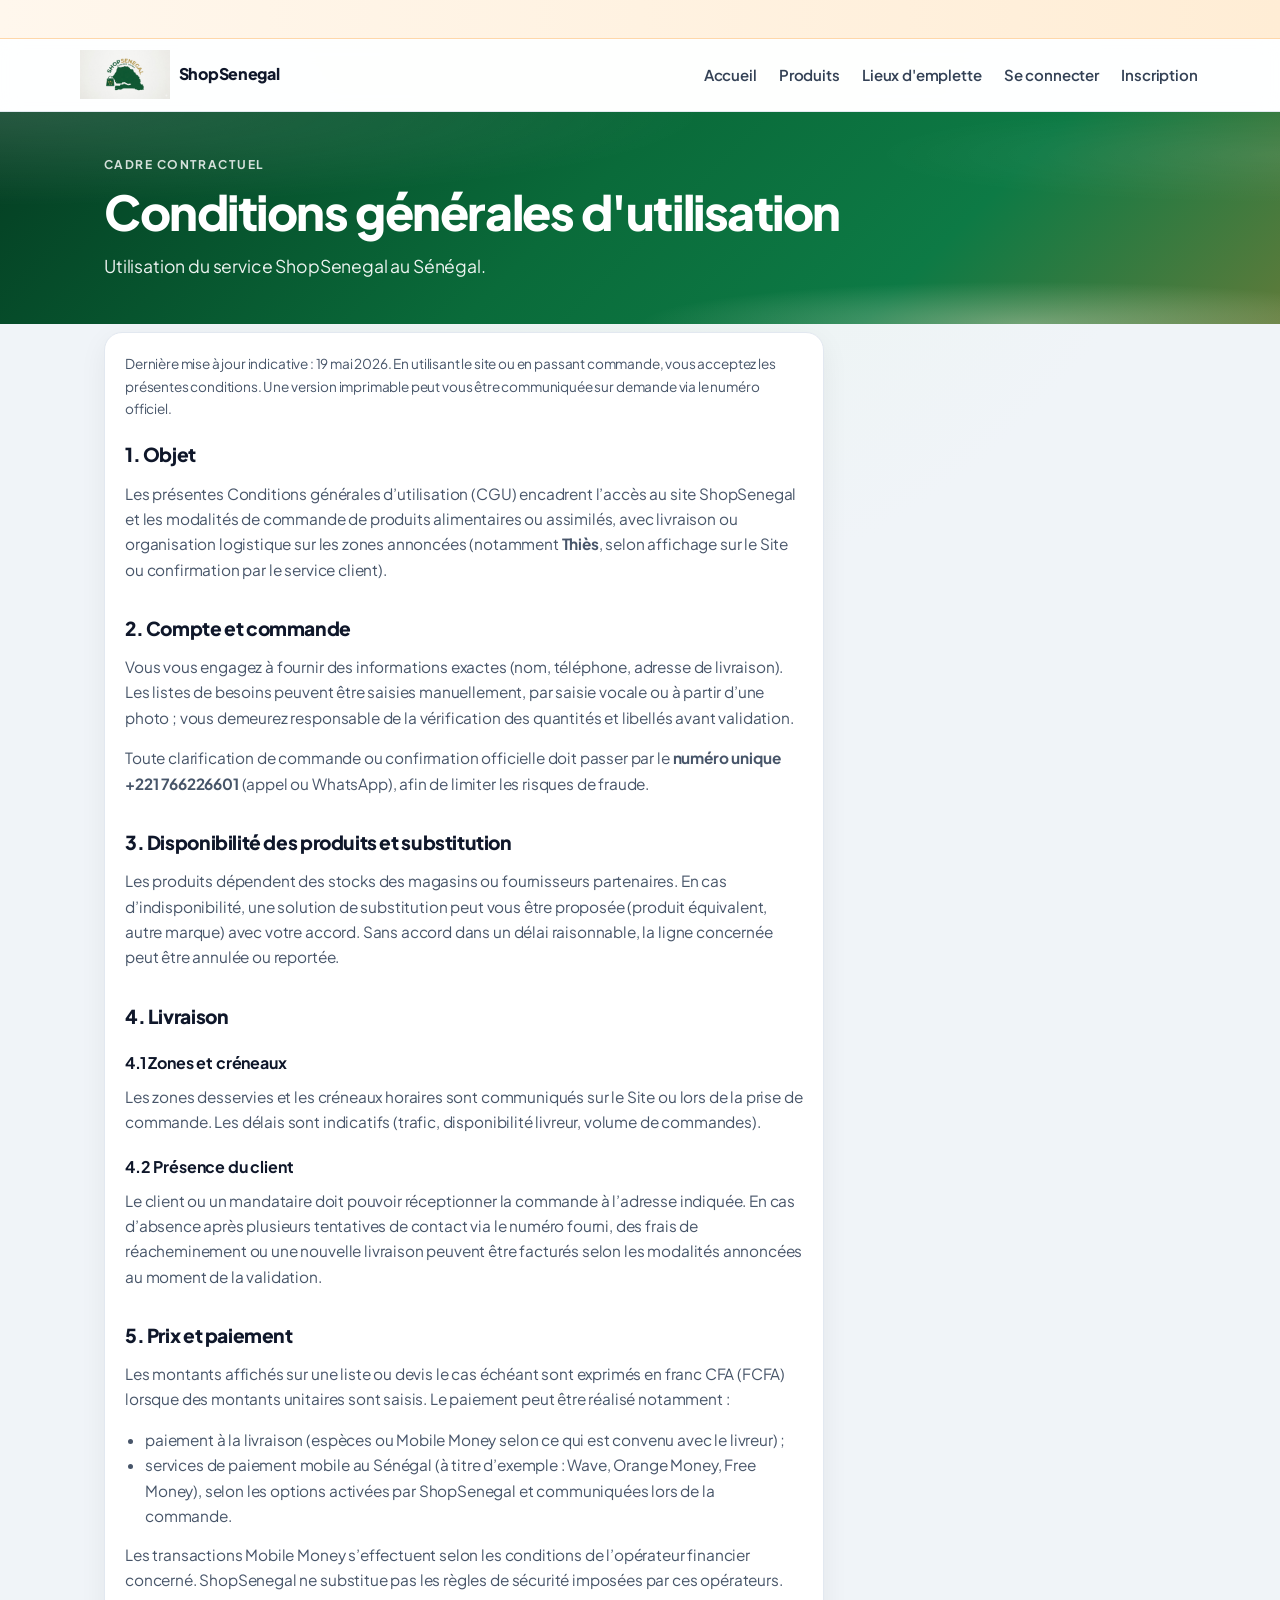
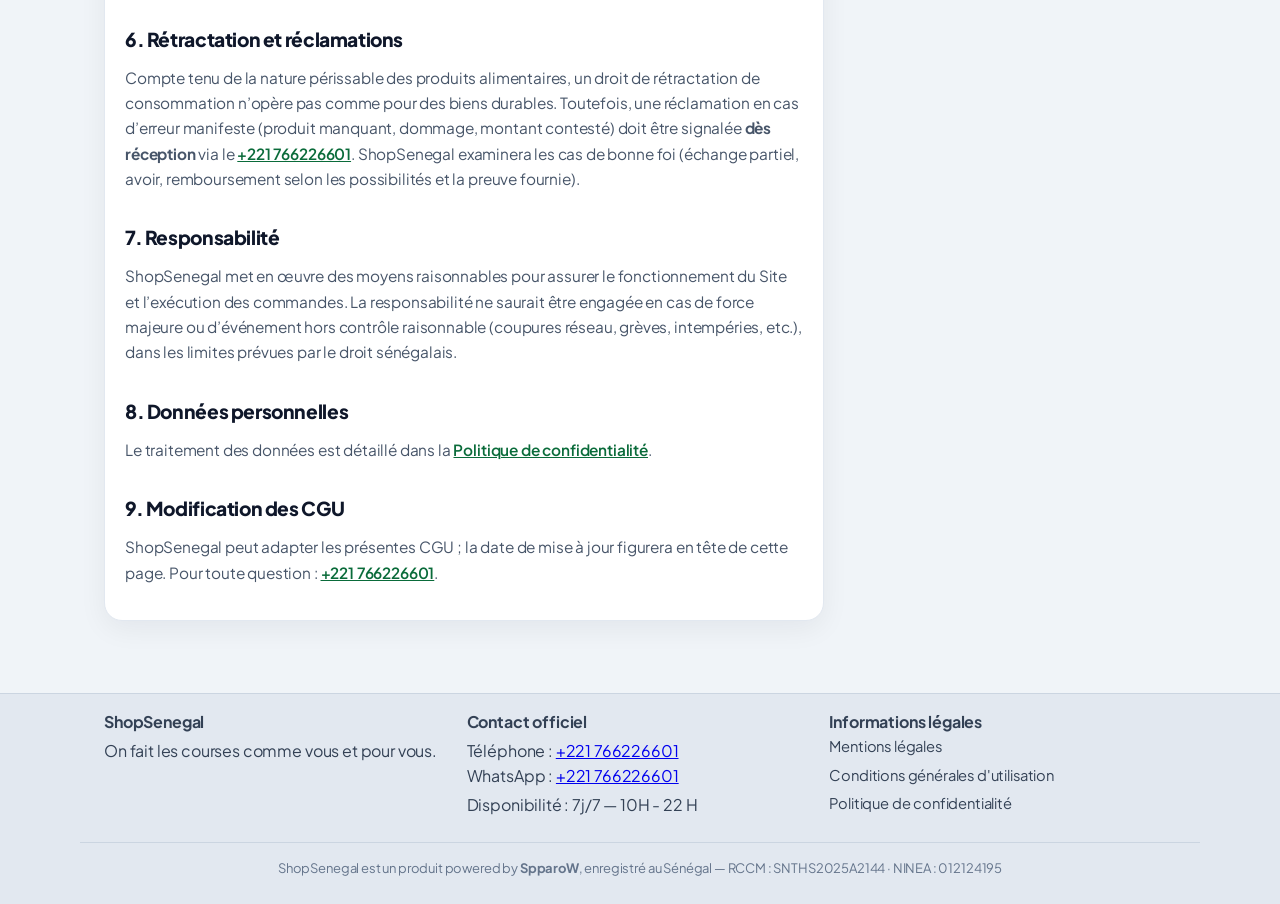
<file: cgu.html>
<!DOCTYPE html>
<html lang="fr">
  <head>
    <meta charset="UTF-8" />
    <meta name="viewport" content="width=device-width, initial-scale=1.0" />
    <!-- Google tag (gtag.js) -->
    <script async src="https://www.googletagmanager.com/gtag/js?id=G-4QFNNEJM9Q"></script>
    <script>
      window.dataLayer = window.dataLayer || [];
      function gtag(){dataLayer.push(arguments);}
      gtag('js', new Date());

      gtag('config', 'G-4QFNNEJM9Q');
    </script>

    <title>ShopSenegal — Conditions générales d'utilisation</title>
    <meta
      name="description"
      content="CGU ShopSenegal : commande, livraison, paiement et responsabilités au Sénégal."
    />
    <link rel="preconnect" href="https://fonts.googleapis.com" />
    <link rel="preconnect" href="https://fonts.gstatic.com" crossorigin />
    <link
      href="https://fonts.googleapis.com/css2?family=Plus+Jakarta+Sans:ital,wght@0,400..800;1,400..800&display=swap"
      rel="stylesheet"
    />
    <link rel="stylesheet" href="styles.css?v=20260523g" />
  </head>
  <body>
    <div class="fraud-alert">
      <div class="fraud-alert__track">
        <span
          >Anti-fraude — Numéro officiel ShopSenegal : <strong data-contact-display-only>+221 766226601</strong> (appel ou
          WhatsApp). Ne validez une commande qu’avec ce numéro.</span
        >
      </div>
    </div>

    <nav class="top-nav" aria-label="Navigation principale">
      <div class="container top-nav__shell">
        <a class="brand-link" href="index.html">
          <img
            class="brand-logo"
            src="assets/shopsenegal-logo.png"
            alt=""
            width="90"
            height="56"
          />
          <span>ShopSenegal</span>
        </a>
        <button
          type="button"
          class="nav-toggle"
          aria-expanded="false"
          aria-controls="primary-nav"
        >
          <span class="nav-toggle__icon" aria-hidden="true"></span>
          <span class="visually-hidden">Menu</span>
        </button>
        <div id="primary-nav" class="top-nav__drawer" role="navigation">
          <div class="top-nav__links">
            <a href="index.html">Accueil</a>
            <a href="products.html">Produits</a>
            <a href="livreurs.html" class="nav-link--hidden" hidden>Livreurs</a>
            <a href="lieux.html">Lieux d'emplette</a>
            <a href="login.html">Se connecter</a>
            <a href="register.html">Inscription</a>
          </div>
        </div>
      </div>
    </nav>
    <div class="nav-backdrop" id="nav-backdrop" aria-hidden="true"></div>

    <header class="hero hero--premium hero--compact">
      <div class="hero__content container">
        <p class="hero__eyebrow">Cadre contractuel</p>
        <h1>Conditions générales d'utilisation</h1>
        <p class="hero__lead">Utilisation du service ShopSenegal au Sénégal.</p>
      </div>
    </header>

    <main class="container stack-lg" style="padding-top: 0.5rem; padding-bottom: 2.5rem">
      <article class="card legal-doc">
        <p class="legal-update">
          Dernière mise à jour indicative : <time datetime="2026-05-19">19 mai 2026</time>. En utilisant
          le site ou en passant commande, vous acceptez les présentes conditions. Une version imprimable
          peut vous être communiquée sur demande via le numéro officiel.
        </p>

        <h2>1. Objet</h2>
        <p>
          Les présentes Conditions générales d’utilisation (CGU) encadrent l’accès au site ShopSenegal et
          les modalités de commande de produits alimentaires ou assimilés, avec livraison ou organisation
          logistique sur les zones annoncées (notamment <strong>Thiès</strong>, selon affichage sur le Site ou
          confirmation par le service client).
        </p>

        <h2>2. Compte et commande</h2>
        <p>
          Vous vous engagez à fournir des informations exactes (nom, téléphone, adresse de livraison).
          Les listes de besoins peuvent être saisies manuellement, par saisie vocale ou à partir d’une
          photo ; vous demeurez responsable de la vérification des quantités et libellés avant validation.
        </p>
        <p>
          Toute clarification de commande ou confirmation officielle doit passer par le
          <strong>numéro unique +221 766226601</strong> (appel ou WhatsApp), afin de limiter les
          risques de fraude.
        </p>

        <h2>3. Disponibilité des produits et substitution</h2>
        <p>
          Les produits dépendent des stocks des magasins ou fournisseurs partenaires. En cas d’indisponibilité,
          une solution de substitution peut vous être proposée (produit équivalent, autre marque) avec votre
          accord. Sans accord dans un délai raisonnable, la ligne concernée peut être annulée ou reportée.
        </p>

        <h2>4. Livraison</h2>
        <h3>4.1 Zones et créneaux</h3>
        <p>
          Les zones desservies et les créneaux horaires sont communiqués sur le Site ou lors de la prise
          de commande. Les délais sont indicatifs (trafic, disponibilité livreur, volume de commandes).
        </p>
        <h3>4.2 Présence du client</h3>
        <p>
          Le client ou un mandataire doit pouvoir réceptionner la commande à l’adresse indiquée. En cas
          d’absence après plusieurs tentatives de contact via le numéro fourni, des frais de réacheminement
          ou une nouvelle livraison peuvent être facturés selon les modalités annoncées au moment de la
          validation.
        </p>

        <h2>5. Prix et paiement</h2>
        <p>
          Les montants affichés sur une liste ou devis le cas échéant sont exprimés en franc CFA (FCFA)
          lorsque des montants unitaires sont saisis. Le paiement peut être réalisé notamment :
        </p>
        <ul>
          <li>paiement à la livraison (espèces ou Mobile Money selon ce qui est convenu avec le livreur) ;</li>
          <li>
            services de paiement mobile au Sénégal (à titre d’exemple : Wave, Orange Money, Free Money),
            selon les options activées par ShopSenegal et communiquées lors de la commande.
          </li>
        </ul>
        <p>
          Les transactions Mobile Money s’effectuent selon les conditions de l’opérateur financier concerné.
          ShopSenegal ne substitue pas les règles de sécurité imposées par ces opérateurs.
        </p>

        <h2>6. Rétractation et réclamations</h2>
        <p>
          Compte tenu de la nature périssable des produits alimentaires, un droit de rétractation de
          consommation n’opère pas comme pour des biens durables. Toutefois, une réclamation en cas d’erreur
          manifeste (produit manquant, dommage, montant contesté) doit être signalée
          <strong>dès réception</strong> via le <a href="tel:+221766226601">+221 766226601</a>. ShopSenegal
          examinera les cas de bonne foi (échange partiel, avoir, remboursement selon les possibilités et
          la preuve fournie).
        </p>

        <h2>7. Responsabilité</h2>
        <p>
          ShopSenegal met en œuvre des moyens raisonnables pour assurer le fonctionnement du Site et
          l’exécution des commandes. La responsabilité ne saurait être engagée en cas de force majeure ou
          d’événement hors contrôle raisonnable (coupures réseau, grèves, intempéries, etc.), dans les
          limites prévues par le droit sénégalais.
        </p>

        <h2>8. Données personnelles</h2>
        <p>
          Le traitement des données est détaillé dans la
          <a href="politique-confidentialite.html">Politique de confidentialité</a>.
        </p>

        <h2>9. Modification des CGU</h2>
        <p>
          ShopSenegal peut adapter les présentes CGU ; la date de mise à jour figurera en tête de cette page.
          Pour toute question : <a href="tel:+221766226601">+221 766226601</a>.
        </p>
      </article>
    </main>

    <footer class="footer footer--rich">
      <div class="container footer-grid">
        <div>
          <strong>ShopSenegal</strong>
          <p>On fait les courses comme vous et pour vous.</p>
        </div>
        <div>
          <strong>Contact officiel</strong>
          <p>Téléphone : <a data-contact-tel data-contact-display href="tel:+221766226601">+221 766226601</a><br />WhatsApp : <a data-contact-whatsapp data-contact-display href="https://api.whatsapp.com/send?phone=221766226601" target="_blank" rel="noopener noreferrer">+221 766226601</a></p>
          <p>Disponibilité : 7j/7 — 10H - 22 H</p>
        </div>
        <div>
          <strong>Informations légales</strong>
          <nav class="footer-legal-links" aria-label="Informations légales">
            <a href="mentions-legales.html">Mentions légales</a>
            <a href="cgu.html" aria-current="page">Conditions générales d'utilisation</a>
            <a href="politique-confidentialite.html">Politique de confidentialité</a>
          </nav>
        </div>
      </div>
      <div class="container footer-powered">
        <p>
          ShopSenegal est un produit powered by <strong>SpparoW</strong>, enregistré au Sénégal —
          RCCM&nbsp;: SNTHS2025A2144 · NINEA&nbsp;: 012124195
        </p>
      </div>
    </footer>

    <script src="nav.js?v=20260523g"></script>    <script src="customer-review.js?v=20260706a"></script>

  </body>
</html>
</file>
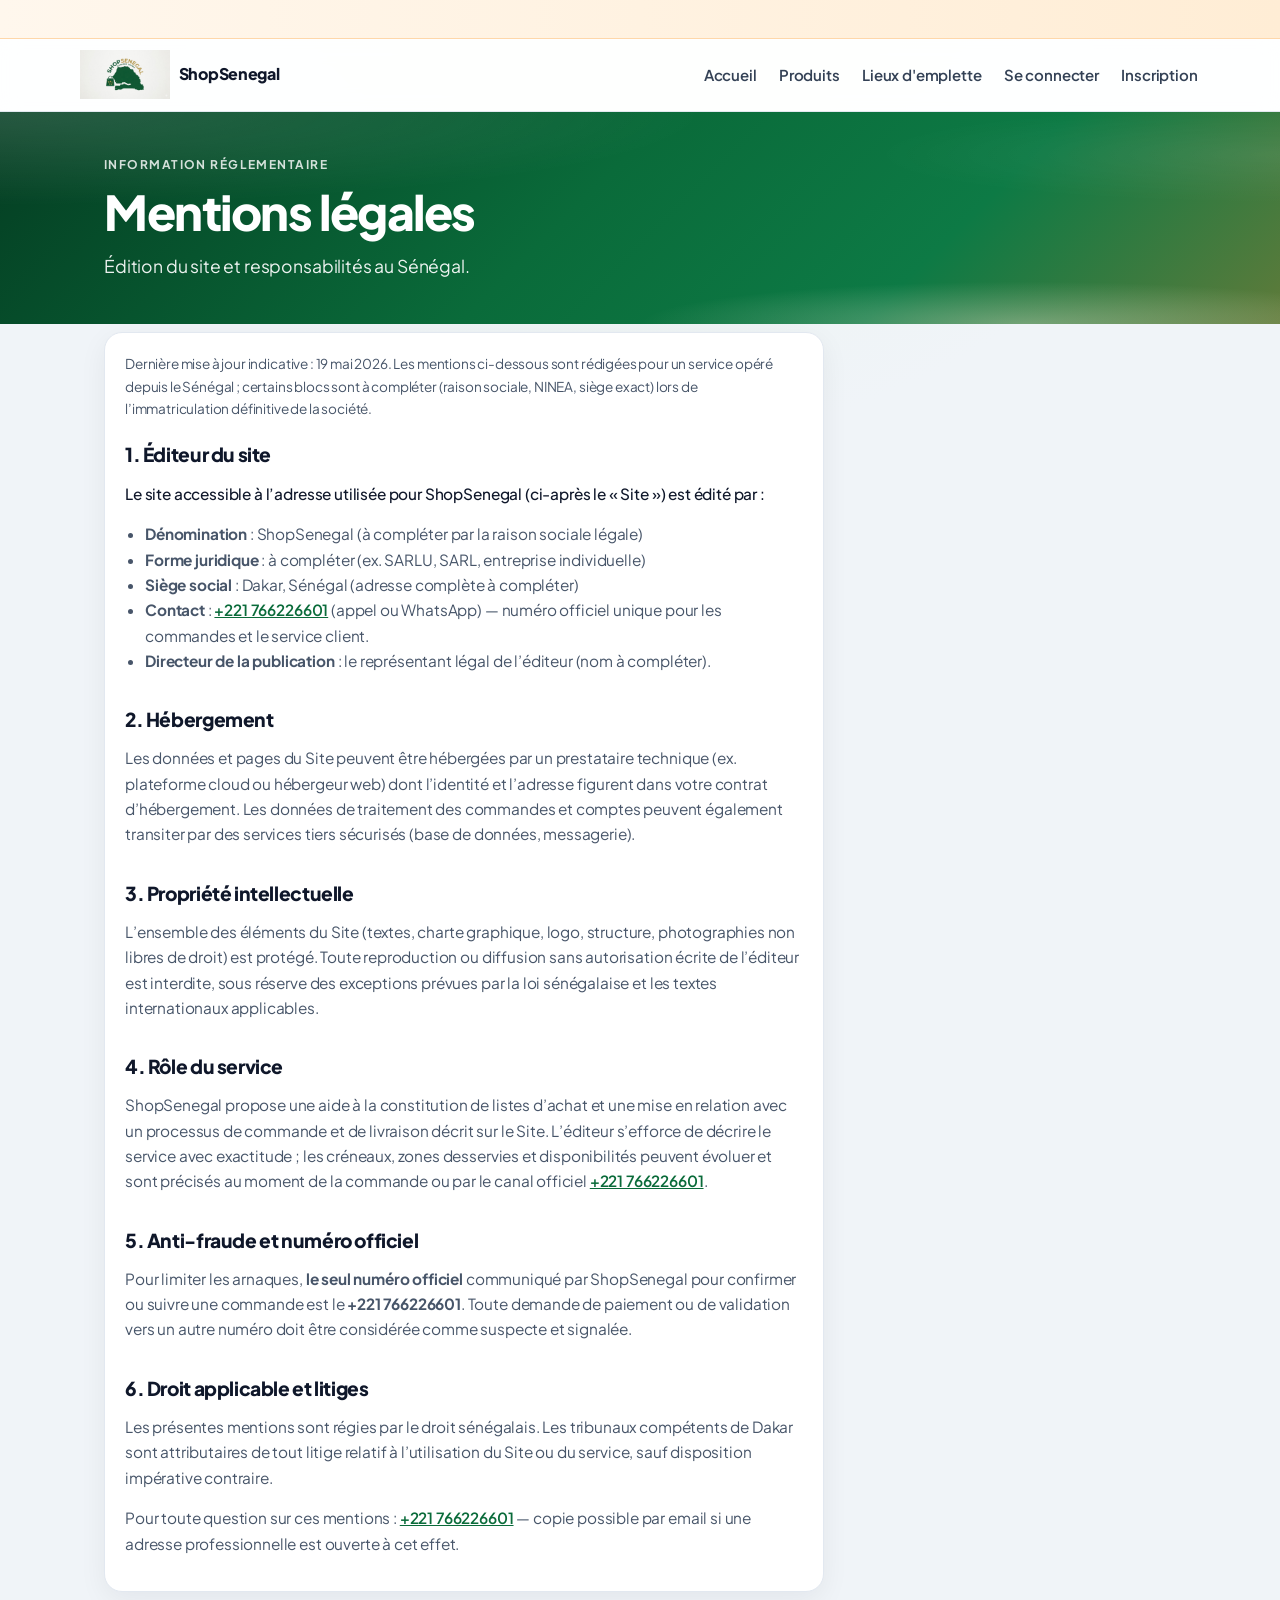
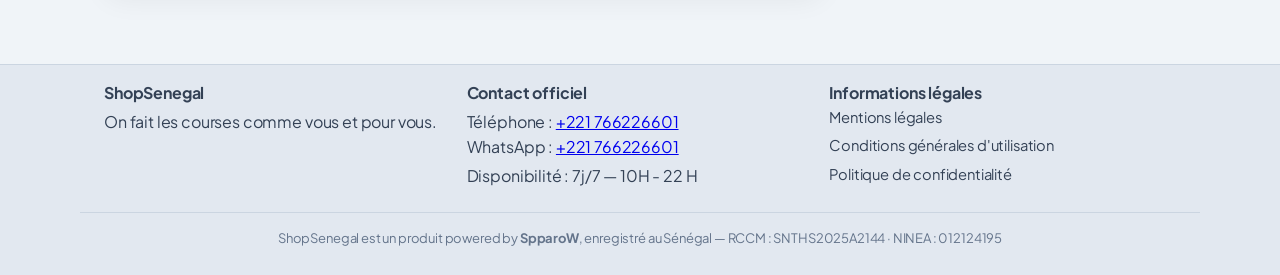
<file: mentions-legales.html>
<!DOCTYPE html>
<html lang="fr">
  <head>
    <meta charset="UTF-8" />
    <meta name="viewport" content="width=device-width, initial-scale=1.0" />
    <!-- Google tag (gtag.js) -->
    <script async src="https://www.googletagmanager.com/gtag/js?id=G-4QFNNEJM9Q"></script>
    <script>
      window.dataLayer = window.dataLayer || [];
      function gtag(){dataLayer.push(arguments);}
      gtag('js', new Date());

      gtag('config', 'G-4QFNNEJM9Q');
    </script>

    <title>ShopSenegal — Mentions légales</title>
    <meta
      name="description"
      content="Mentions légales du site ShopSenegal, service de courses et livraison au Sénégal."
    />
    <link rel="preconnect" href="https://fonts.googleapis.com" />
    <link rel="preconnect" href="https://fonts.gstatic.com" crossorigin />
    <link
      href="https://fonts.googleapis.com/css2?family=Plus+Jakarta+Sans:ital,wght@0,400..800;1,400..800&display=swap"
      rel="stylesheet"
    />
    <link rel="stylesheet" href="styles.css?v=20260523g" />
  </head>
  <body>
    <div class="fraud-alert">
      <div class="fraud-alert__track">
        <span
          >Anti-fraude — Numéro officiel ShopSenegal : <strong data-contact-display-only>+221 766226601</strong> (appel ou
          WhatsApp). Ne validez une commande qu’avec ce numéro.</span
        >
      </div>
    </div>

    <nav class="top-nav" aria-label="Navigation principale">
      <div class="container top-nav__shell">
        <a class="brand-link" href="index.html">
          <img
            class="brand-logo"
            src="assets/shopsenegal-logo.png"
            alt=""
            width="90"
            height="56"
          />
          <span>ShopSenegal</span>
        </a>
        <button
          type="button"
          class="nav-toggle"
          aria-expanded="false"
          aria-controls="primary-nav"
        >
          <span class="nav-toggle__icon" aria-hidden="true"></span>
          <span class="visually-hidden">Menu</span>
        </button>
        <div id="primary-nav" class="top-nav__drawer" role="navigation">
          <div class="top-nav__links">
            <a href="index.html">Accueil</a>
            <a href="products.html">Produits</a>
            <a href="livreurs.html" class="nav-link--hidden" hidden>Livreurs</a>
            <a href="lieux.html">Lieux d'emplette</a>
            <a href="login.html">Se connecter</a>
            <a href="register.html">Inscription</a>
          </div>
        </div>
      </div>
    </nav>
    <div class="nav-backdrop" id="nav-backdrop" aria-hidden="true"></div>

    <header class="hero hero--premium hero--compact">
      <div class="hero__content container">
        <p class="hero__eyebrow">Information réglementaire</p>
        <h1>Mentions légales</h1>
        <p class="hero__lead">Édition du site et responsabilités au Sénégal.</p>
      </div>
    </header>

    <main class="container stack-lg" style="padding-top: 0.5rem; padding-bottom: 2.5rem">
      <article class="card legal-doc">
        <p class="legal-update">
          Dernière mise à jour indicative : <time datetime="2026-05-19">19 mai 2026</time>. Les
          mentions ci-dessous sont rédigées pour un service opéré depuis le Sénégal ; certains blocs
          sont à compléter (raison sociale, NINEA, siège exact) lors de l’immatriculation définitive de
          la société.
        </p>

        <h2>1. Éditeur du site</h2>
        <p class="legal-lead">
          Le site accessible à l’adresse utilisée pour ShopSenegal (ci-après le « Site ») est édité
          par :
        </p>
        <ul>
          <li><strong>Dénomination</strong> : ShopSenegal (à compléter par la raison sociale légale)</li>
          <li><strong>Forme juridique</strong> : à compléter (ex. SARLU, SARL, entreprise individuelle)</li>
          <li><strong>Siège social</strong> : Dakar, Sénégal (adresse complète à compléter)</li>
          <li>
            <strong>Contact</strong> : <a href="tel:+221766226601">+221 766226601</a> (appel ou
            WhatsApp) — numéro officiel unique pour les commandes et le service client.
          </li>
          <li>
            <strong>Directeur de la publication</strong> : le représentant légal de l’éditeur (nom à
            compléter).
          </li>
        </ul>

        <h2>2. Hébergement</h2>
        <p>
          Les données et pages du Site peuvent être hébergées par un prestataire technique (ex. plateforme
          cloud ou hébergeur web) dont l’identité et l’adresse figurent dans votre contrat d’hébergement.
          Les données de traitement des commandes et comptes peuvent également transiter par des services
          tiers sécurisés (base de données, messagerie).
        </p>

        <h2>3. Propriété intellectuelle</h2>
        <p>
          L’ensemble des éléments du Site (textes, charte graphique, logo, structure, photographies non
          libres de droit) est protégé. Toute reproduction ou diffusion sans autorisation écrite de
          l’éditeur est interdite, sous réserve des exceptions prévues par la loi sénégalaise et les
          textes internationaux applicables.
        </p>

        <h2>4. Rôle du service</h2>
        <p>
          ShopSenegal propose une aide à la constitution de listes d’achat et une mise en relation avec
          un processus de commande et de livraison décrit sur le Site. L’éditeur s’efforce de décrire le
          service avec exactitude ; les créneaux, zones desservies et disponibilités peuvent évoluer et
          sont précisés au moment de la commande ou par le canal officiel
          <a href="tel:+221766226601">+221 766226601</a>.
        </p>

        <h2>5. Anti-fraude et numéro officiel</h2>
        <p>
          Pour limiter les arnaques, <strong>le seul numéro officiel</strong> communiqué par ShopSenegal
          pour confirmer ou suivre une commande est le <strong data-contact-display-only>+221 766226601</strong>. Toute demande
          de paiement ou de validation vers un autre numéro doit être considérée comme suspecte et signalée.
        </p>

        <h2>6. Droit applicable et litiges</h2>
        <p>
          Les présentes mentions sont régies par le droit sénégalais. Les tribunaux compétents de Dakar
          sont attributaires de tout litige relatif à l’utilisation du Site ou du service, sauf disposition
          impérative contraire.
        </p>

        <p>
          Pour toute question sur ces mentions : <a href="tel:+221766226601">+221 766226601</a> —
          copie possible par email si une adresse professionnelle est ouverte à cet effet.
        </p>
      </article>
    </main>

    <footer class="footer footer--rich">
      <div class="container footer-grid">
        <div>
          <strong>ShopSenegal</strong>
          <p>On fait les courses comme vous et pour vous.</p>
        </div>
        <div>
          <strong>Contact officiel</strong>
          <p>Téléphone : <a data-contact-tel data-contact-display href="tel:+221766226601">+221 766226601</a><br />WhatsApp : <a data-contact-whatsapp data-contact-display href="https://api.whatsapp.com/send?phone=221766226601" target="_blank" rel="noopener noreferrer">+221 766226601</a></p>
          <p>Disponibilité : 7j/7 — 10H - 22 H</p>
        </div>
        <div>
          <strong>Informations légales</strong>
          <nav class="footer-legal-links" aria-label="Informations légales">
            <a href="mentions-legales.html" aria-current="page">Mentions légales</a>
            <a href="cgu.html">Conditions générales d'utilisation</a>
            <a href="politique-confidentialite.html">Politique de confidentialité</a>
          </nav>
        </div>
      </div>
      <div class="container footer-powered">
        <p>
          ShopSenegal est un produit powered by <strong>SpparoW</strong>, enregistré au Sénégal —
          RCCM&nbsp;: SNTHS2025A2144 · NINEA&nbsp;: 012124195
        </p>
      </div>
    </footer>

    <script src="nav.js?v=20260523g"></script>    <script src="customer-review.js?v=20260706a"></script>

  </body>
</html>
</file>
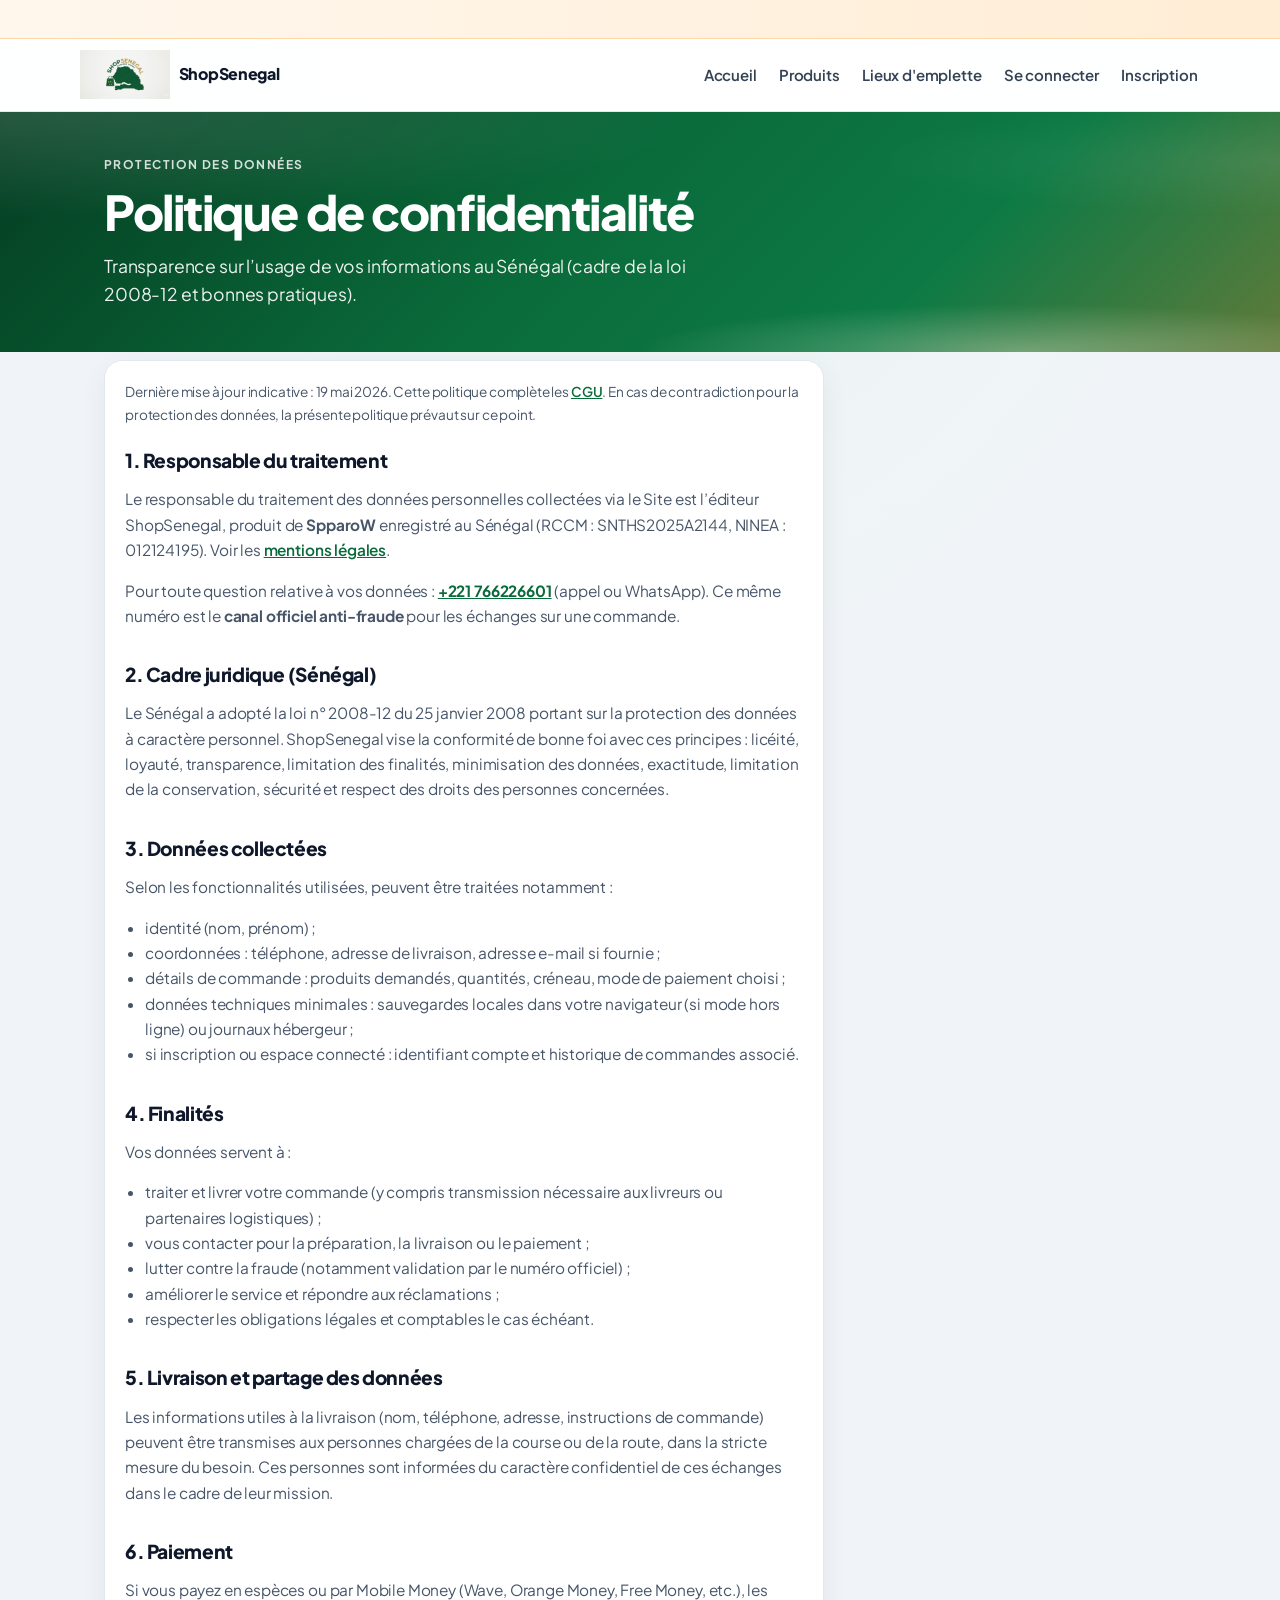
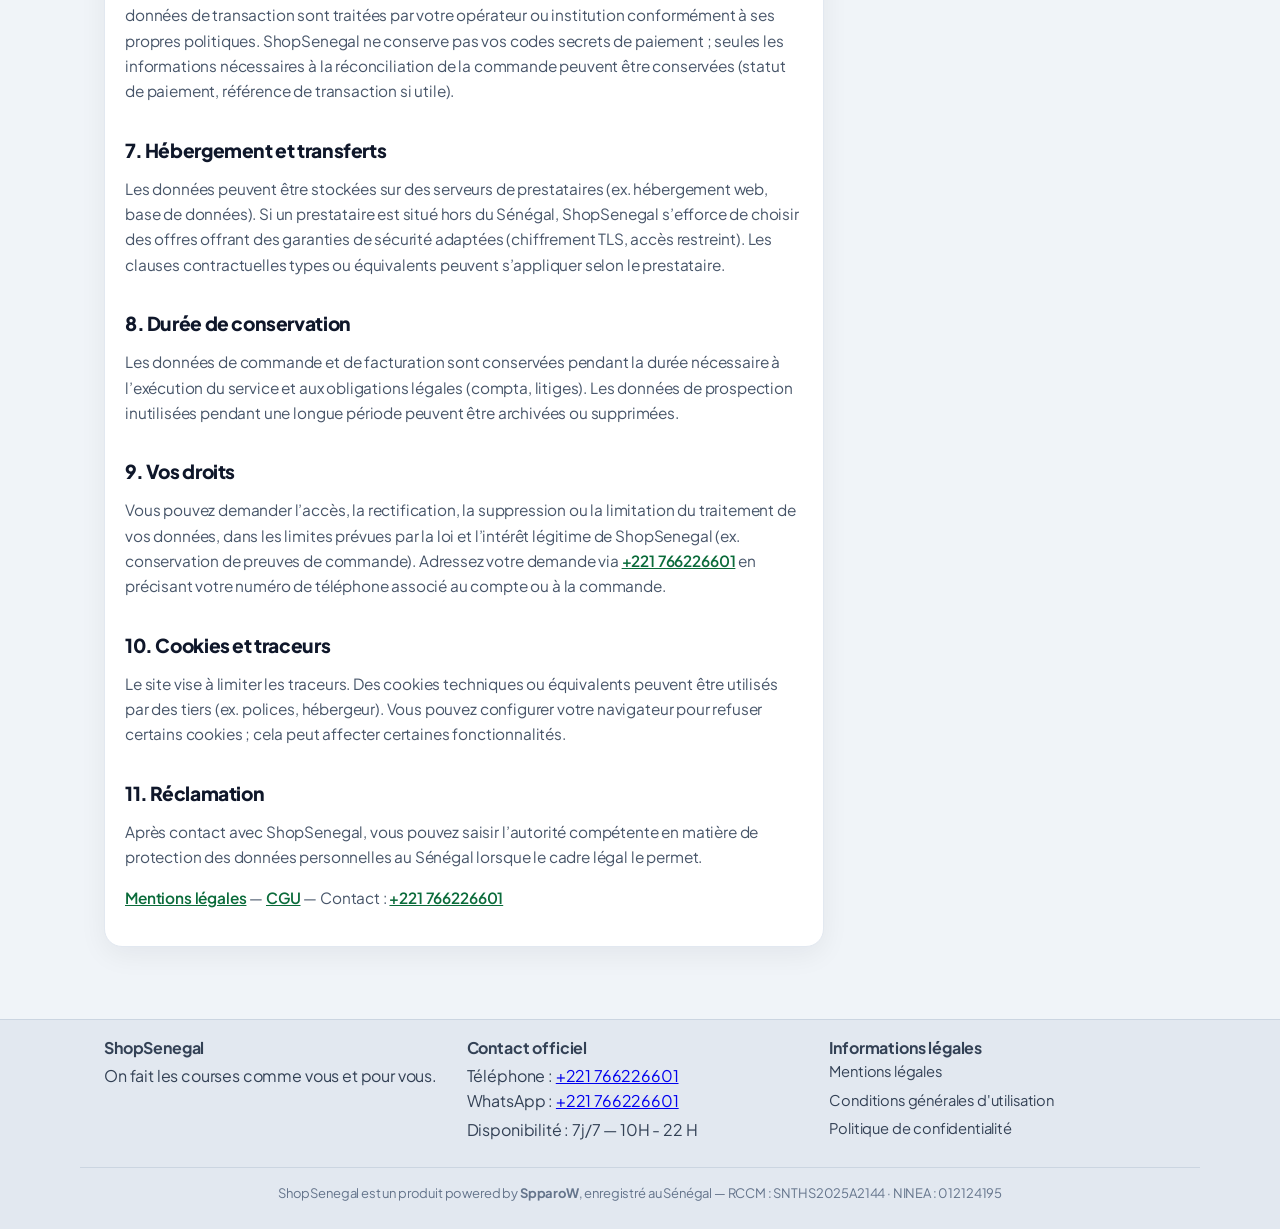
<file: politique-confidentialite.html>
<!DOCTYPE html>
<html lang="fr">
  <head>
    <meta charset="UTF-8" />
    <meta name="viewport" content="width=device-width, initial-scale=1.0" />
    <!-- Google tag (gtag.js) -->
    <script async src="https://www.googletagmanager.com/gtag/js?id=G-4QFNNEJM9Q"></script>
    <script>
      window.dataLayer = window.dataLayer || [];
      function gtag(){dataLayer.push(arguments);}
      gtag('js', new Date());

      gtag('config', 'G-4QFNNEJM9Q');
    </script>

    <title>ShopSenegal — Politique de confidentialité</title>
    <meta
      name="description"
      content="Politique de confidentialité ShopSenegal : données personnelles, livraison, paiement, Sénégal."
    />
    <link rel="preconnect" href="https://fonts.googleapis.com" />
    <link rel="preconnect" href="https://fonts.gstatic.com" crossorigin />
    <link
      href="https://fonts.googleapis.com/css2?family=Plus+Jakarta+Sans:ital,wght@0,400..800;1,400..800&display=swap"
      rel="stylesheet"
    />
    <link rel="stylesheet" href="styles.css?v=20260523g" />
  </head>
  <body>
    <div class="fraud-alert">
      <div class="fraud-alert__track">
        <span
          >Anti-fraude — Numéro officiel ShopSenegal : <strong data-contact-display-only>+221 766226601</strong> (appel ou
          WhatsApp). Ne validez une commande qu’avec ce numéro.</span
        >
      </div>
    </div>

    <nav class="top-nav" aria-label="Navigation principale">
      <div class="container top-nav__shell">
        <a class="brand-link" href="index.html">
          <img
            class="brand-logo"
            src="assets/shopsenegal-logo.png"
            alt=""
            width="90"
            height="56"
          />
          <span>ShopSenegal</span>
        </a>
        <button
          type="button"
          class="nav-toggle"
          aria-expanded="false"
          aria-controls="primary-nav"
        >
          <span class="nav-toggle__icon" aria-hidden="true"></span>
          <span class="visually-hidden">Menu</span>
        </button>
        <div id="primary-nav" class="top-nav__drawer" role="navigation">
          <div class="top-nav__links">
            <a href="index.html">Accueil</a>
            <a href="products.html">Produits</a>
            <a href="livreurs.html" class="nav-link--hidden" hidden>Livreurs</a>
            <a href="lieux.html">Lieux d'emplette</a>
            <a href="login.html">Se connecter</a>
            <a href="register.html">Inscription</a>
          </div>
        </div>
      </div>
    </nav>
    <div class="nav-backdrop" id="nav-backdrop" aria-hidden="true"></div>

    <header class="hero hero--premium hero--compact">
      <div class="hero__content container">
        <p class="hero__eyebrow">Protection des données</p>
        <h1>Politique de confidentialité</h1>
        <p class="hero__lead">
          Transparence sur l’usage de vos informations au Sénégal (cadre de la loi 2008-12 et bonnes
          pratiques).
        </p>
      </div>
    </header>

    <main class="container stack-lg" style="padding-top: 0.5rem; padding-bottom: 2.5rem">
      <article class="card legal-doc">
        <p class="legal-update">
          Dernière mise à jour indicative : <time datetime="2026-05-19">19 mai 2026</time>. Cette politique
          complète les <a href="cgu.html">CGU</a>. En cas de contradiction pour la protection des données,
          la présente politique prévaut sur ce point.
        </p>

        <h2>1. Responsable du traitement</h2>
        <p>
          Le responsable du traitement des données personnelles collectées via le Site est l’éditeur
          ShopSenegal, produit de <strong>SpparoW</strong> enregistré au Sénégal (RCCM&nbsp;: SNTHS2025A2144,
          NINEA&nbsp;: 012124195). Voir les <a href="mentions-legales.html">mentions légales</a>.
        </p>
        <p>
          Pour toute question relative à vos données :
          <a href="tel:+221766226601"><strong data-contact-display-only>+221 766226601</strong></a> (appel ou WhatsApp). Ce même
          numéro est le <strong>canal officiel anti-fraude</strong> pour les échanges sur une commande.
        </p>

        <h2>2. Cadre juridique (Sénégal)</h2>
        <p>
          Le Sénégal a adopté la loi n° 2008-12 du 25 janvier 2008 portant sur la protection des données à
          caractère personnel. ShopSenegal vise la conformité de bonne foi avec ces principes : licéité,
          loyauté, transparence, limitation des finalités, minimisation des données, exactitude, limitation
          de la conservation, sécurité et respect des droits des personnes concernées.
        </p>

        <h2>3. Données collectées</h2>
        <p>Selon les fonctionnalités utilisées, peuvent être traitées notamment :</p>
        <ul>
          <li>identité (nom, prénom) ;</li>
          <li>coordonnées : téléphone, adresse de livraison, adresse e-mail si fournie ;</li>
          <li>détails de commande : produits demandés, quantités, créneau, mode de paiement choisi ;</li>
          <li>données techniques minimales : sauvegardes locales dans votre navigateur (si mode hors ligne) ou
          journaux hébergeur ;</li>
          <li>si inscription ou espace connecté : identifiant compte et historique de commandes associé.</li>
        </ul>

        <h2>4. Finalités</h2>
        <p>Vos données servent à :</p>
        <ul>
          <li>traiter et livrer votre commande (y compris transmission nécessaire aux livreurs ou
          partenaires logistiques) ;</li>
          <li>vous contacter pour la préparation, la livraison ou le paiement ;</li>
          <li>lutter contre la fraude (notamment validation par le numéro officiel) ;</li>
          <li>améliorer le service et répondre aux réclamations ;</li>
          <li>respecter les obligations légales et comptables le cas échéant.</li>
        </ul>

        <h2>5. Livraison et partage des données</h2>
        <p>
          Les informations utiles à la livraison (nom, téléphone, adresse, instructions de commande)
          peuvent être transmises aux personnes chargées de la course ou de la route, dans la stricte
          mesure du besoin. Ces personnes sont informées du caractère confidentiel de ces échanges dans le
          cadre de leur mission.
        </p>

        <h2>6. Paiement</h2>
        <p>
          Si vous payez en espèces ou par Mobile Money (Wave, Orange Money, Free Money, etc.), les données
          de transaction sont traitées par votre opérateur ou institution conformément à ses propres
          politiques. ShopSenegal ne conserve pas vos codes secrets de paiement ; seules les informations
          nécessaires à la réconciliation de la commande peuvent être conservées (statut de paiement,
          référence de transaction si utile).
        </p>

        <h2>7. Hébergement et transferts</h2>
        <p>
          Les données peuvent être stockées sur des serveurs de prestataires (ex. hébergement web, base
          de données). Si un prestataire est situé hors du Sénégal, ShopSenegal s’efforce de choisir des
          offres offrant des garanties de sécurité adaptées (chiffrement TLS, accès restreint). Les clauses
          contractuelles types ou équivalents peuvent s’appliquer selon le prestataire.
        </p>

        <h2>8. Durée de conservation</h2>
        <p>
          Les données de commande et de facturation sont conservées pendant la durée nécessaire à
          l’exécution du service et aux obligations légales (compta, litiges). Les données de prospection
          inutilisées pendant une longue période peuvent être archivées ou supprimées.
        </p>

        <h2>9. Vos droits</h2>
        <p>
          Vous pouvez demander l’accès, la rectification, la suppression ou la limitation du traitement de
          vos données, dans les limites prévues par la loi et l’intérêt légitime de ShopSenegal (ex. conservation
          de preuves de commande). Adressez votre demande via
          <a href="tel:+221766226601">+221 766226601</a> en précisant votre numéro de téléphone associé au
          compte ou à la commande.
        </p>

        <h2>10. Cookies et traceurs</h2>
        <p>
          Le site vise à limiter les traceurs. Des cookies techniques ou équivalents peuvent être utilisés
          par des tiers (ex. polices, hébergeur). Vous pouvez configurer votre navigateur pour refuser
          certains cookies ; cela peut affecter certaines fonctionnalités.
        </p>

        <h2>11. Réclamation</h2>
        <p>
          Après contact avec ShopSenegal, vous pouvez saisir l’autorité compétente en matière de protection
          des données personnelles au Sénégal lorsque le cadre légal le permet.
        </p>

        <p>
          <a href="mentions-legales.html">Mentions légales</a> — <a href="cgu.html">CGU</a> —
          Contact : <a href="tel:+221766226601">+221 766226601</a>
        </p>
      </article>
    </main>

    <footer class="footer footer--rich">
      <div class="container footer-grid">
        <div>
          <strong>ShopSenegal</strong>
          <p>On fait les courses comme vous et pour vous.</p>
        </div>
        <div>
          <strong>Contact officiel</strong>
          <p>Téléphone : <a data-contact-tel data-contact-display href="tel:+221766226601">+221 766226601</a><br />WhatsApp : <a data-contact-whatsapp data-contact-display href="https://api.whatsapp.com/send?phone=221766226601" target="_blank" rel="noopener noreferrer">+221 766226601</a></p>
          <p>Disponibilité : 7j/7 — 10H - 22 H</p>
        </div>
        <div>
          <strong>Informations légales</strong>
          <nav class="footer-legal-links" aria-label="Informations légales">
            <a href="mentions-legales.html">Mentions légales</a>
            <a href="cgu.html">Conditions générales d'utilisation</a>
            <a href="politique-confidentialite.html" aria-current="page">Politique de confidentialité</a>
          </nav>
        </div>
      </div>
      <div class="container footer-powered">
        <p>
          ShopSenegal est un produit powered by <strong>SpparoW</strong>, enregistré au Sénégal —
          RCCM&nbsp;: SNTHS2025A2144 · NINEA&nbsp;: 012124195
        </p>
      </div>
    </footer>

    <script src="nav.js?v=20260523g"></script>    <script src="customer-review.js?v=20260706a"></script>

  </body>
</html>
</file>
<file: styles.css>
:root {
  color-scheme: light;
  --bg: #f0f4f8;
  --card: #ffffff;
  --text: #0f172a;
  --muted: #475569;
  --primary: #0a6b3a;
  --primary-dark: #065f36;
  --border: #e2e8f0;
  --accent: #ecfeff;
  --danger: #dc2626;
  --gold: #b7903c;
  --gold-soft: #f5eed9;
  --nav-drawer-top: 72px;
}

*,
*::before,
*::after {
  box-sizing: border-box;
  min-width: 0;
}

html,
body {
  width: 100%;
  max-width: 100%;
  overflow-x: hidden;
}

body {
  margin: 0;
  font-family: "Plus Jakarta Sans", -apple-system, BlinkMacSystemFont, "Segoe UI", sans-serif;
  font-size: 1rem;
  line-height: 1.55;
  letter-spacing: -0.01em;
  background: radial-gradient(120% 80% at 50% -10%, #e8f5ec 0%, var(--bg) 42%);
  color: var(--text);
  -webkit-text-size-adjust: 100%;
  position: relative;
}

img,
svg,
video,
canvas {
  max-width: 100%;
  display: block;
}

.brand-logo {
  display: inline-block;
}

.container {
  width: 100%;
  max-width: 1120px;
  margin: 0 auto;
  padding-left: clamp(0.85rem, 3.5vw, 1.5rem);
  padding-right: clamp(0.85rem, 3.5vw, 1.5rem);
}

.visually-hidden {
  position: absolute;
  width: 1px;
  height: 1px;
  padding: 0;
  margin: -1px;
  overflow: hidden;
  clip: rect(0, 0, 0, 0);
  white-space: nowrap;
  border: 0;
}

.fraud-alert {
  width: 100%;
  max-width: 100vw;
  background: linear-gradient(90deg, #fff7ed, #ffedd5);
  border-bottom: 1px solid #fed7aa;
  color: #9a3412;
  padding: 0.55rem 0;
  overflow: hidden;
  font-weight: 700;
  font-size: 0.8125rem;
  position: relative;
}

.fraud-alert__track {
  white-space: nowrap;
  display: inline-block;
  padding-left: 100%;
  animation: fraud-scroll 16s linear infinite;
}

@keyframes fraud-scroll {
  from {
    transform: translateX(0);
  }
  to {
    transform: translateX(-100%);
  }
}

@media (prefers-reduced-motion: reduce) {
  .fraud-alert__track {
    animation: none;
    display: block;
    padding-left: 0;
    text-align: center;
  }

  .top-nav__drawer,
  .nav-backdrop {
    transition: none;
  }
}

.top-nav {
  position: sticky;
  top: 0;
  z-index: 100;
  background: rgba(255, 255, 255, 0.92);
  backdrop-filter: blur(10px);
  -webkit-backdrop-filter: blur(10px);
  border-bottom: 1px solid rgba(226, 232, 240, 0.95);
  box-shadow: 0 1px 0 rgba(255, 255, 255, 0.8) inset;
}

.top-nav__shell {
  min-height: 72px;
  display: flex;
  flex-wrap: nowrap;
  align-items: center;
  justify-content: space-between;
  gap: 0.75rem;
  padding: 0.35rem 0;
}

.brand-link {
  text-decoration: none;
  color: var(--text);
  font-weight: 800;
  letter-spacing: -0.02em;
  display: inline-flex;
  align-items: center;
  gap: 0.55rem;
}

.brand-logo {
  width: 90px;
  height: 56px;
  object-fit: contain;
}

.nav-toggle {
  display: none;
  flex-shrink: 0;
  align-items: center;
  justify-content: center;
  width: 44px;
  height: 44px;
  padding: 0;
  border-radius: 12px;
  border: 1px solid var(--border);
  background: #fff;
  color: var(--text);
  cursor: pointer;
  transition: background 0.15s ease, border-color 0.15s ease, box-shadow 0.15s ease;
}

.nav-toggle:hover {
  background: #f8fafc;
  border-color: #cbd5e1;
}

.nav-toggle__icon,
.nav-toggle__icon::before,
.nav-toggle__icon::after {
  display: block;
  width: 18px;
  height: 2px;
  background: currentColor;
  border-radius: 2px;
  transition: transform 0.2s ease, opacity 0.2s ease, top 0.2s ease;
}

.nav-toggle__icon {
  position: relative;
  color: #0f172a;
}

.nav-toggle__icon::before,
.nav-toggle__icon::after {
  content: "";
  position: absolute;
  left: 0;
}

.nav-toggle__icon::before {
  top: -6px;
}

.nav-toggle__icon::after {
  top: 6px;
}

body.nav-open .nav-toggle__icon {
  background: transparent;
}

body.nav-open .nav-toggle__icon::before {
  top: 0;
  transform: rotate(45deg);
}

body.nav-open .nav-toggle__icon::after {
  top: 0;
  transform: rotate(-45deg);
}

.top-nav__drawer {
  flex: 1;
  display: flex;
  justify-content: flex-end;
}

.top-nav__links {
  display: flex;
  flex-wrap: wrap;
  align-items: center;
  justify-content: flex-end;
  gap: 0.35rem 1.1rem;
}

.top-nav__links a {
  text-decoration: none;
  color: #334155;
  font-weight: 600;
  font-size: 0.9375rem;
  padding: 0.35rem 0.15rem;
  border-radius: 8px;
  transition: color 0.15s ease, background 0.15s ease;
}

.top-nav__links a:hover {
  color: var(--primary-dark);
}

.nav-backdrop {
  display: none;
}

.hero {
  margin-bottom: 0;
  color: white;
}

.hero--premium {
  position: relative;
  overflow: hidden;
  background: linear-gradient(135deg, #043d22 0%, #0a6b3a 45%, #0d7a45 72%, #9a7b32 120%);
  padding: clamp(2.25rem, 6vw, 3.75rem) 0;
}

.hero--premium::before {
  content: "";
  position: absolute;
  inset: 0;
  background:
    radial-gradient(ellipse 100% 80% at 0% 0%, rgba(255, 255, 255, 0.14), transparent 55%),
    radial-gradient(ellipse 70% 50% at 100% 20%, rgba(255, 255, 255, 0.08), transparent 45%),
    radial-gradient(ellipse 60% 40% at 80% 100%, rgba(245, 238, 217, 0.35), transparent 50%);
  pointer-events: none;
}

.hero__content {
  position: relative;
  z-index: 1;
}

.hero__eyebrow {
  margin: 0 0 0.65rem;
  font-size: 0.75rem;
  font-weight: 700;
  text-transform: uppercase;
  letter-spacing: 0.12em;
  color: rgba(255, 255, 255, 0.82);
}

.hero h1 {
  margin: 0 0 0.85rem;
  max-width: 18ch;
  font-size: clamp(1.85rem, 5vw, 3rem);
  font-weight: 800;
  line-height: 1.12;
  letter-spacing: -0.03em;
  text-wrap: balance;
}

.hero__lead {
  margin: 0;
  max-width: 38rem;
  font-size: clamp(0.95rem, 2.8vw, 1.1rem);
  line-height: 1.6;
  color: rgba(255, 255, 255, 0.92);
}

.hero-cta {
  margin-top: 1.35rem;
  display: flex;
  flex-wrap: wrap;
  gap: 0.65rem;
}

.btn-link {
  display: inline-flex;
  align-items: center;
  justify-content: center;
  min-height: 48px;
  padding: 0.65rem 1.25rem;
  background: var(--primary);
  color: white;
  border-radius: 999px;
  font-weight: 700;
  font-size: 0.9375rem;
  text-decoration: none;
  border: 1px solid transparent;
  box-shadow: 0 4px 14px rgba(6, 78, 42, 0.35);
  transition: transform 0.15s ease, background 0.15s ease, box-shadow 0.15s ease;
}

.btn-link:hover {
  background: var(--primary-dark);
  transform: translateY(-2px);
  box-shadow: 0 8px 22px rgba(6, 78, 42, 0.4);
}

.btn-link--ghost {
  background: rgba(255, 255, 255, 0.95);
  color: #1a3d2a;
  border-color: rgba(255, 255, 255, 0.35);
  box-shadow: 0 4px 18px rgba(15, 23, 42, 0.12);
}

.btn-link--ghost:hover {
  background: #fff;
  color: #064e2a;
}

.btn-link--accent {
  background: linear-gradient(135deg, #0e7490 0%, #0891b2 45%, #0a6b3a 100%);
  box-shadow: 0 4px 18px rgba(14, 116, 144, 0.45);
}

.btn-link--accent:hover {
  background: linear-gradient(135deg, #155e75 0%, #0e7490 50%, #065f36 100%);
  box-shadow: 0 6px 22px rgba(14, 116, 144, 0.5);
}

.trust-strip {
  margin: 1.35rem auto 1.5rem;
  display: grid;
  grid-template-columns: repeat(auto-fit, minmax(200px, 1fr));
  gap: 0.85rem;
}

.trust-item {
  display: flex;
  align-items: flex-start;
  gap: 0.85rem;
  padding: 1rem 1.1rem;
  background: var(--card);
  border: 1px solid var(--border);
  border-radius: 16px;
  box-shadow: 0 4px 20px rgba(15, 23, 42, 0.06);
}

.trust-item__icon {
  flex-shrink: 0;
  width: 44px;
  height: 44px;
  display: grid;
  place-items: center;
  border-radius: 12px;
  background: linear-gradient(145deg, #ecfdf3, #d1fae5);
  color: var(--primary-dark);
}

.trust-item__icon svg {
  width: 22px;
  height: 22px;
}

.trust-item__copy {
  display: grid;
  gap: 0.15rem;
  min-width: 0;
}

.trust-item__copy strong {
  font-size: 1.35rem;
  font-weight: 800;
  letter-spacing: -0.02em;
  color: #065f36;
  line-height: 1.1;
}

.trust-item__copy span {
  font-size: 0.875rem;
  color: var(--muted);
  line-height: 1.35;
}

.how-it-works {
  margin-bottom: 1.35rem;
}

.how-it-works h2 {
  margin: 0 0 0.35rem;
  font-size: clamp(1.35rem, 4vw, 1.65rem);
  font-weight: 800;
  letter-spacing: -0.02em;
}

.section-lead {
  margin: 0 0 1rem;
  color: var(--muted);
  font-size: 0.95rem;
  max-width: 36rem;
}

.steps {
  display: grid;
  grid-template-columns: repeat(auto-fit, minmax(240px, 1fr));
  gap: 0.85rem;
}

.step-card {
  display: grid;
  grid-template-columns: auto 1fr;
  gap: 1rem;
  align-items: start;
  background: var(--card);
  border: 1px solid var(--border);
  border-radius: 16px;
  padding: 1.1rem 1.15rem;
  box-shadow: 0 4px 18px rgba(15, 23, 42, 0.05);
}

.step-card__num {
  width: 2.25rem;
  height: 2.25rem;
  display: grid;
  place-items: center;
  border-radius: 10px;
  background: linear-gradient(135deg, var(--primary), #16a34a);
  color: #fff;
  font-weight: 800;
  font-size: 1rem;
  flex-shrink: 0;
}

.step-card__inner {
  min-width: 0;
}

.step-card h3 {
  margin: 0 0 0.4rem;
  font-size: 1.02rem;
  font-weight: 700;
}

.step-card p {
  margin: 0;
  color: var(--muted);
  font-size: 0.9rem;
  line-height: 1.5;
}

.step-card--action {
  width: 100%;
  text-align: left;
  cursor: pointer;
  font: inherit;
  transition: border-color 0.15s ease, box-shadow 0.15s ease, transform 0.15s ease;
}

.step-card--action:hover,
.step-card--action:focus-visible {
  border-color: var(--primary);
  box-shadow: 0 8px 24px rgba(10, 107, 58, 0.12);
  transform: translateY(-1px);
  outline: none;
}

.step-card--primary {
  background: linear-gradient(135deg, var(--primary), #16a34a);
  border-color: var(--primary-dark);
  box-shadow: 0 8px 24px rgba(10, 107, 58, 0.2);
  color: #fff;
}

.step-card--primary h3 {
  color: #fff;
}

.step-card--primary p {
  color: rgba(255, 255, 255, 0.92);
}

.step-card--primary .step-card__num {
  background: rgba(255, 255, 255, 0.22);
  border: 2px solid rgba(255, 255, 255, 0.45);
}

.step-card--primary:hover,
.step-card--primary:focus-visible {
  background: linear-gradient(135deg, var(--primary-dark), #15803d);
  border-color: var(--primary-dark);
  box-shadow: 0 10px 28px rgba(10, 107, 58, 0.28);
}

.order-list-panel {
  margin-bottom: 1.25rem;
}

.order-list-panel .voice-box {
  margin-top: 0.5rem;
}

.stack {
  display: grid;
  gap: 0.6rem;
}

.stack-lg {
  display: grid;
  gap: 1rem;
  margin-bottom: 2rem;
}

.card {
  background: var(--card);
  border: 1px solid var(--border);
  border-radius: 18px;
  padding: 1.25rem;
  box-shadow: 0 8px 28px rgba(15, 23, 42, 0.06);
}

.card h2 {
  margin-top: 0;
  margin-bottom: 0.45rem;
  font-size: 1.2rem;
  font-weight: 800;
  letter-spacing: -0.02em;
  color: #0f172a;
}

.card p {
  margin-top: 0;
  color: var(--muted);
  font-size: 0.95rem;
}

.inline-fields {
  display: grid;
  grid-template-columns: repeat(auto-fit, minmax(170px, 1fr));
  gap: 0.85rem;
}

.field {
  display: grid;
  gap: 0.35rem;
  min-width: 0;
}

.field label,
.voice-box label {
  font-weight: 600;
  font-size: 0.875rem;
  color: #334155;
}

input[type="text"],
input[type="number"],
input[type="email"],
input[type="tel"],
input[type="password"],
select,
textarea {
  width: 100%;
  min-height: 46px;
  border: 1px solid var(--border);
  border-radius: 12px;
  padding: 0.7rem 0.85rem;
  font: inherit;
  font-size: 0.95rem;
  background: #ffffff;
  color: var(--text);
  transition: border-color 0.15s ease, box-shadow 0.15s ease, background 0.15s ease;
  -webkit-appearance: none;
  appearance: none;
}

select {
  background-image: url("data:image/svg+xml;utf8,<svg xmlns='http://www.w3.org/2000/svg' width='14' height='14' viewBox='0 0 24 24' fill='none' stroke='%2364748b' stroke-width='2.25' stroke-linecap='round' stroke-linejoin='round'><polyline points='6 9 12 15 18 9'/></svg>");
  background-repeat: no-repeat;
  background-position: right 0.85rem center;
  padding-right: 2.25rem;
}

input:focus,
select:focus,
textarea:focus {
  outline: none;
  border-color: var(--primary);
  box-shadow: 0 0 0 4px rgba(10, 107, 58, 0.12);
}

input::placeholder,
textarea::placeholder {
  color: #94a3b8;
}

textarea {
  resize: vertical;
  min-height: 92px;
}

button {
  min-height: 48px;
  border: none;
  border-radius: 12px;
  padding: 0.7rem 1.1rem;
  background: var(--primary);
  color: white;
  font-weight: 700;
  font-size: 0.95rem;
  cursor: pointer;
  box-shadow: 0 4px 14px rgba(6, 78, 42, 0.22);
  transition: transform 0.15s ease, background 0.15s ease, box-shadow 0.15s ease;
}

button:hover {
  background: var(--primary-dark);
  transform: translateY(-1px);
  box-shadow: 0 8px 22px rgba(6, 78, 42, 0.3);
}

button:focus-visible {
  outline: 3px solid rgba(10, 107, 58, 0.35);
  outline-offset: 2px;
}

.voice-box {
  margin-top: 0.6rem;
  display: grid;
  gap: 0.5rem;
  background: #f8fafc;
  border-radius: 12px;
  padding: 0.7rem;
}

.voice-actions {
  display: flex;
  flex-wrap: wrap;
  gap: 0.5rem;
}

.muted {
  color: var(--muted);
  font-size: 0.93rem;
}

.summary-metrics {
  display: flex;
  flex-wrap: wrap;
  gap: 0.8rem;
  margin-bottom: 0.5rem;
}

.summary-metrics span {
  display: inline-flex;
  align-items: center;
  background: #ecfdf3;
  border: 1px solid #9bd3b4;
  border-radius: 999px;
  padding: 0.25rem 0.7rem;
  color: #065f46;
  font-weight: 700;
}

.referral-banner {
  background: #ecfdf3;
  border: 1px solid #9bd3b4;
  border-radius: 0.75rem;
  padding: 0.75rem 1rem;
  font-size: 0.93rem;
}

.referral-banner strong {
  font-family: ui-monospace, SFMono-Regular, Menlo, monospace;
  letter-spacing: 0.04em;
}

.referral-code-hint {
  margin-top: 0.35rem;
}

.checkout-pricing {
  background: #f8fafc;
  border: 1px solid #e2e8f0;
  border-radius: 0.75rem;
  padding: 0.85rem 1rem;
  display: grid;
  gap: 0.45rem;
}

.checkout-pricing__row {
  display: flex;
  justify-content: space-between;
  align-items: baseline;
  gap: 1rem;
  font-size: 0.93rem;
}

.checkout-pricing__row--discount strong {
  color: #047857;
}

.checkout-pricing__row--total {
  border-top: 1px solid #e2e8f0;
  padding-top: 0.55rem;
  margin-top: 0.15rem;
  font-weight: 700;
}

.checkout-pricing__note {
  margin: 0.15rem 0 0;
  font-size: 0.88rem;
}

.referral-account-panel {
  display: grid;
  gap: 1rem;
}

.referral-account__grid {
  display: grid;
  gap: 1rem;
  grid-template-columns: repeat(auto-fit, minmax(220px, 1fr));
}

.referral-account__stat {
  background: #f8fafc;
  border: 1px solid #e2e8f0;
  border-radius: 0.75rem;
  padding: 1rem;
  display: grid;
  gap: 0.45rem;
}

.referral-account__stat--balance strong.referral-account__balance {
  font-size: 1.35rem;
  color: #047857;
}

.referral-account__label {
  font-size: 0.88rem;
  color: var(--muted);
}

.referral-account__code {
  font-family: ui-monospace, SFMono-Regular, Menlo, monospace;
  letter-spacing: 0.05em;
  font-size: 1.15rem;
}

.referral-account__actions {
  display: flex;
  flex-wrap: wrap;
  gap: 0.65rem;
}

.referral-account__invite {
  background: #ecfdf5;
  border: 1px solid #a7f3d0;
  border-radius: 0.75rem;
  padding: 1rem 1.1rem;
  display: grid;
  gap: 0.5rem;
}

.referral-account__invite h3 {
  margin: 0;
  font-size: 1.05rem;
  color: var(--primary-dark);
}

.referral-account__invite .muted {
  margin: 0;
}

.referral-rules {
  margin: 0;
  padding-left: 1.15rem;
  display: grid;
  gap: 0.45rem;
  color: var(--muted);
  font-size: 0.93rem;
}

.table-wrap {
  width: 100%;
  max-width: 100%;
  overflow-x: auto;
  -webkit-overflow-scrolling: touch;
  border-radius: 12px;
}

.summary-table {
  width: 100%;
  border-collapse: collapse;
  min-width: 640px;
}

.summary-table th,
.summary-table td {
  border-bottom: 1px solid var(--border);
  text-align: left;
  padding: 0.55rem 0.4rem;
}

.summary-table th {
  font-size: 0.88rem;
  color: #334155;
}

.table-btn {
  padding: 0.35rem 0.5rem;
  border-radius: 8px;
  margin-right: 0.35rem;
  font-size: 0.83rem;
}

.table-btn--edit {
  background: #0f8a4a;
}

.table-btn--neutral {
  background: #64748b;
}

.table-btn--success {
  background: #16a34a;
}

.table-btn--warning {
  background: #d97706;
}

.table-btn--delete {
  background: var(--danger);
}

.quick-status-actions {
  display: flex;
  flex-wrap: wrap;
  gap: 0.35rem;
  margin-bottom: 0.35rem;
}

.status-pill {
  display: inline-flex;
  align-items: center;
  background: var(--gold-soft);
  color: #6b4f1c;
  border: 1px solid #d7c28f;
  border-radius: 999px;
  padding: 0.2rem 0.6rem;
  font-weight: 700;
  font-size: 0.82rem;
}

.order-row {
  cursor: pointer;
}

.order-row--selected td {
  background: #eef9f1;
}

.detail-sheet {
  border: 1px solid var(--border);
  border-radius: 12px;
  padding: 0.8rem;
  margin-bottom: 0.7rem;
  background: #f8fafc;
}

.detail-card h3 {
  margin-top: 0;
}

.detail-card p {
  margin: 0.25rem 0;
}

.upload-layout {
  display: grid;
  gap: 0.8rem;
}

.upload {
  display: inline-flex;
  cursor: pointer;
}

.upload input {
  display: none;
}

.upload span {
  background: #e8f5ec;
  color: #0f172a;
  border-radius: 9px;
  padding: 0.58rem 0.8rem;
  font-weight: 700;
}

.photo-preview {
  display: grid;
  grid-template-columns: repeat(auto-fill, minmax(90px, 1fr));
  gap: 0.6rem;
}

.photo-preview img {
  width: 100%;
  height: 95px;
  object-fit: cover;
  border-radius: 9px;
  border: 1px solid var(--border);
}

.order-actions {
  margin-top: 0.75rem;
  display: flex;
  flex-wrap: wrap;
  gap: 0.6rem;
}

.payment-field-full {
  grid-column: 1 / -1;
}

.payment-field-label {
  font-weight: 700;
  font-size: 0.9375rem;
  margin-bottom: 0.75rem;
  color: var(--text);
}

.payment-choices {
  display: flex;
  flex-wrap: wrap;
  gap: 0.65rem;
}

.payment-choices--primary {
  display: grid;
  grid-template-columns: repeat(auto-fit, minmax(220px, 1fr));
  gap: 0.65rem;
}

.payment-choice {
  position: relative;
  display: flex;
  flex-direction: column;
  align-items: flex-start;
  text-align: left;
  gap: 0.2rem;
  padding: 0.95rem 1rem 0.85rem;
  margin: 0;
  cursor: pointer;
  border-radius: 14px;
  border: 2px solid var(--border);
  background: var(--card);
  color: var(--text);
  font: inherit;
  transition: border-color 0.15s ease, box-shadow 0.15s ease, transform 0.15s ease;
}

.payment-choice input[type="radio"] {
  position: absolute;
  opacity: 0;
  width: 1px;
  height: 1px;
  margin: -1px;
  overflow: hidden;
  clip-path: inset(50%);
}

.payment-choice:focus-within {
  outline: 2px solid var(--primary);
  outline-offset: 2px;
}

.payment-choice:hover {
  border-color: #bae6d8;
}

.payment-choice:focus-visible {
  outline: 2px solid var(--primary);
  outline-offset: 2px;
}

.payment-choice__badge {
  position: absolute;
  top: 0.65rem;
  right: 0.65rem;
  font-size: 0.65rem;
  font-weight: 800;
  text-transform: uppercase;
  letter-spacing: 0.04em;
  background: linear-gradient(90deg, #0e7490, #0a6b3a);
  color: #fff;
  padding: 0.2rem 0.45rem;
  border-radius: 999px;
}

.payment-choice__title {
  font-weight: 800;
  font-size: 1rem;
  line-height: 1.3;
}

.payment-choice__desc {
  font-size: 0.8125rem;
  color: var(--muted);
  line-height: 1.35;
}

.payment-choice--paydunya:not(:has(input:checked)) {
  border-color: var(--border);
  background: var(--card);
  box-shadow: none;
}

.payment-choice--paydunya:not(:has(input:checked)) .payment-choice__badge {
  opacity: 0.55;
}

.payment-choice:has(input:checked) {
  border-color: var(--primary);
  box-shadow:
    0 0 0 1px rgba(10, 107, 58, 0.25),
    0 6px 20px rgba(10, 107, 58, 0.12);
  transform: translateY(-1px);
}

.payment-choice--paydunya:has(input:checked) {
  border-color: #0e7490;
  background: linear-gradient(160deg, #ecfeff 0%, #f0fdf9 55%, var(--card) 100%);
  box-shadow:
    0 0 0 1px rgba(14, 116, 144, 0.35),
    0 8px 24px rgba(14, 116, 144, 0.15);
}

.payment-choice--paydunya:has(input:checked) .payment-choice__badge {
  opacity: 1;
}

.payment-choices-sep {
  margin: 0.9rem 0 0.5rem;
  font-size: 0.8125rem;
}

.payment-choices--chips {
  gap: 0.5rem;
}

.payment-chip {
  position: relative;
  display: inline-flex;
  align-items: center;
  justify-content: center;
  min-height: 42px;
  padding: 0.45rem 1rem;
  margin: 0;
  border-radius: 999px;
  border: 1px solid var(--border);
  background: var(--card);
  color: var(--text);
  font: inherit;
  font-weight: 650;
  font-size: 0.875rem;
  cursor: pointer;
  transition: background 0.15s ease, border-color 0.15s ease;
}

.payment-chip input[type="radio"] {
  position: absolute;
  opacity: 0;
  width: 1px;
  height: 1px;
  margin: -1px;
  overflow: hidden;
  clip-path: inset(50%);
}


.payment-chip:hover {
  border-color: #cbd5e1;
  background: #f8fafc;
}

.payment-chip:focus-within {
  outline: 2px solid var(--primary);
  outline-offset: 2px;
}

.payment-chip:focus-visible {
  outline: 2px solid var(--primary);
  outline-offset: 2px;
}

.payment-chip:has(input:checked) {
  border-color: var(--primary);
  background: #e8f5ec;
  color: var(--primary-dark);
}

.pay-submit-hint {
  margin: 0.5rem 0 0;
  font-size: 0.875rem;
  white-space: pre-line;
}

.nav-link--hidden {
  display: none !important;
}

.hidden {
  display: none;
}

.history-list {
  display: grid;
  gap: 0.6rem;
}

.history-item {
  border: 1px solid var(--border);
  border-radius: 12px;
  padding: 0.65rem 0.75rem;
  display: flex;
  justify-content: space-between;
  align-items: center;
  gap: 0.6rem;
}

.history-item p {
  margin: 0.2rem 0 0;
  color: var(--muted);
}

.people-grid {
  display: grid;
  grid-template-columns: repeat(auto-fit, minmax(220px, 1fr));
  gap: 1rem;
  margin-bottom: 2rem;
}

.person-card {
  background: var(--card);
  border: 1px solid var(--border);
  border-radius: 14px;
  padding: 1rem;
  text-align: center;
}

.person-photo {
  width: 100px;
  height: 100px;
  border-radius: 999px;
  object-fit: cover;
  border: 2px solid #cfe9d7;
}

.person-zone {
  color: #0a6b3a;
  font-size: 0.9rem;
}

.place-list {
  display: grid;
  gap: 0.7rem;
  margin-bottom: 2rem;
}

.place-item {
  background: var(--card);
  border: 1px solid var(--border);
  border-radius: 12px;
  padding: 0.8rem 0.95rem;
}

.admin-grid {
  display: grid;
  gap: 1rem;
  margin-bottom: 2rem;
}

.kpi-grid {
  display: grid;
  grid-template-columns: repeat(auto-fit, minmax(150px, 1fr));
  gap: 0.7rem;
  margin: 0.75rem 0 0.9rem;
}

.kpi-card {
  background: #f8fafc;
  border: 1px solid var(--border);
  border-radius: 12px;
  padding: 0.7rem;
  display: grid;
  gap: 0.2rem;
}

.kpi-card span {
  color: var(--muted);
  font-size: 0.84rem;
}

.kpi-card strong {
  font-size: 1.25rem;
  color: #07522c;
}

.charts-grid {
  display: grid;
  grid-template-columns: repeat(auto-fit, minmax(280px, 1fr));
  gap: 0.8rem;
}

.chart-card h3 {
  margin-top: 0;
  margin-bottom: 0.6rem;
  font-size: 1rem;
}

.auth-card {
  max-width: 640px;
}

.auth-card__switch {
  margin: 0.75rem 0 0;
  font-size: 0.93rem;
}

.auth-card__forgot {
  margin: -0.15rem 0 0.15rem;
  text-align: right;
  font-size: 0.9rem;
}

.auth-card__forgot a {
  font-weight: 600;
}

.reset-step[hidden] {
  display: none;
}

#reset-back {
  background: #fff;
  color: var(--text);
  border: 1px solid var(--border);
  box-shadow: none;
}

#reset-back:hover {
  background: #f8fafc;
}

.login-status--prod-hidden {
  display: none;
}

/* ============================================================
   Pop-ups succès / échec (inscription, commande)
   ============================================================ */
body.shop-feedback-open {
  overflow: hidden;
}

#shop-feedback-root {
  position: fixed;
  inset: 0;
  z-index: 400;
  pointer-events: none;
}

.shop-feedback {
  position: fixed;
  inset: 0;
  display: flex;
  align-items: center;
  justify-content: center;
  padding: 1.2rem;
  pointer-events: auto;
}

.shop-feedback__backdrop {
  position: absolute;
  inset: 0;
  background: rgba(15, 23, 42, 0.55);
  backdrop-filter: blur(2px);
}

.shop-feedback__panel {
  position: relative;
  width: min(420px, 100%);
  background: var(--card);
  border-radius: 18px;
  padding: 1.5rem 1.4rem 1.3rem;
  text-align: center;
  box-shadow: 0 22px 50px rgba(15, 23, 42, 0.28);
  border: 2px solid var(--border);
  animation: shop-feedback-in 0.22s ease-out;
}

@keyframes shop-feedback-in {
  from {
    opacity: 0;
    transform: translateY(12px) scale(0.97);
  }
  to {
    opacity: 1;
    transform: translateY(0) scale(1);
  }
}

.shop-feedback__panel--success {
  border-color: #86efac;
  background: linear-gradient(180deg, #f0fdf4 0%, var(--card) 45%);
}

.shop-feedback__panel--error {
  border-color: #fecaca;
  background: linear-gradient(180deg, #fef2f2 0%, var(--card) 45%);
}

.shop-feedback__panel--warn {
  border-color: #fde68a;
  background: linear-gradient(180deg, #fffbeb 0%, var(--card) 45%);
}

.shop-feedback__icon {
  width: 52px;
  height: 52px;
  margin: 0 auto 0.65rem;
  border-radius: 50%;
  display: flex;
  align-items: center;
  justify-content: center;
  font-size: 1.5rem;
  font-weight: 800;
}

.shop-feedback__panel--success .shop-feedback__icon {
  background: #22c55e;
  color: #fff;
}

.shop-feedback__panel--error .shop-feedback__icon {
  background: #ef4444;
  color: #fff;
}

.shop-feedback__panel--warn .shop-feedback__icon {
  background: #f59e0b;
  color: #fff;
}

.shop-feedback__eyebrow {
  margin: 0 0 0.25rem;
  font-size: 0.72rem;
  font-weight: 800;
  letter-spacing: 0.06em;
  text-transform: uppercase;
  color: var(--muted);
}

.shop-feedback__title {
  margin: 0 0 0.5rem;
  font-size: 1.15rem;
  line-height: 1.3;
  color: var(--text);
}

.shop-feedback__message {
  margin: 0 0 1.1rem;
  font-size: 0.92rem;
  line-height: 1.45;
  color: var(--muted);
  white-space: pre-line;
}

.shop-feedback__btn {
  min-width: 120px;
  padding: 0.65rem 1.2rem;
  border-radius: 12px;
  border: 0;
  background: var(--primary);
  color: #fff;
  font: inherit;
  font-weight: 700;
  cursor: pointer;
}

.shop-feedback__panel--error .shop-feedback__btn {
  background: #dc2626;
}

.shop-feedback__panel--warn .shop-feedback__btn {
  background: #d97706;
}

.shop-feedback__btn:hover {
  filter: brightness(0.95);
}

/* ============================================================
   Pop-up avis client
   ============================================================ */
body.shop-review-open {
  overflow: hidden;
}

#shop-review-root {
  position: fixed;
  inset: 0;
  z-index: 410;
  pointer-events: none;
}

.shop-review {
  position: fixed;
  inset: 0;
  display: flex;
  align-items: center;
  justify-content: center;
  padding: 1.2rem;
  pointer-events: auto;
}

.shop-review__backdrop {
  position: absolute;
  inset: 0;
  background: rgba(15, 23, 42, 0.55);
  backdrop-filter: blur(2px);
}

.shop-review__panel {
  position: relative;
  width: min(460px, 100%);
  background: var(--card);
  border-radius: 18px;
  padding: 1.5rem 1.4rem 1.2rem;
  box-shadow: 0 22px 50px rgba(15, 23, 42, 0.28);
  border: 2px solid var(--border);
  animation: shop-feedback-in 0.22s ease-out;
}

.shop-review__eyebrow {
  margin: 0 0 0.35rem;
  font-size: 0.75rem;
  font-weight: 700;
  letter-spacing: 0.06em;
  text-transform: uppercase;
  color: var(--accent);
}

.shop-review__title {
  margin: 0 0 1rem;
  font-size: 1.15rem;
  line-height: 1.35;
  color: var(--text);
}

.shop-review__stars {
  display: flex;
  justify-content: center;
  gap: 0.35rem;
  margin-bottom: 0.35rem;
}

.shop-review__star {
  width: 2.6rem;
  height: 2.6rem;
  border: none;
  border-radius: 10px;
  background: #f1f5f9;
  color: #cbd5e1;
  font-size: 1.45rem;
  line-height: 1;
  cursor: pointer;
  transition: transform 0.15s ease, background 0.15s ease, color 0.15s ease;
}

.shop-review__star:hover,
.shop-review__star--active {
  color: #f59e0b;
  background: #fffbeb;
  transform: scale(1.05);
}

.shop-review__stars-hint {
  margin: 0 0 1rem;
  text-align: center;
  font-size: 0.85rem;
}

.shop-review__comment-label {
  display: block;
  margin-bottom: 0.35rem;
  font-size: 0.875rem;
  font-weight: 600;
}

.shop-review__comment {
  width: 100%;
  margin-bottom: 1rem;
  padding: 0.65rem 0.75rem;
  border: 1px solid var(--border);
  border-radius: 10px;
  font: inherit;
  resize: vertical;
}

.shop-review__actions {
  display: flex;
  flex-wrap: wrap;
  gap: 0.6rem;
  justify-content: center;
}

.shop-review__submit {
  border: none;
  border-radius: 999px;
  padding: 0.65rem 1.2rem;
  background: var(--accent);
  color: #fff;
  font-weight: 700;
  cursor: pointer;
}

.shop-review__submit:disabled {
  opacity: 0.45;
  cursor: not-allowed;
}

.shop-review__later {
  border: none;
  background: transparent;
  color: #64748b;
  font-weight: 600;
  cursor: pointer;
  text-decoration: underline;
}

/* Production : pas de texte technique sous le formulaire commande */
.site--production #pay-submit-hint,
.site--production #order-status.order-status--prod-hidden {
  display: none !important;
}

.site--production #register-status.register-status--prod-hidden {
  display: none !important;
}

/* ============================================================
   Admin — overlay de connexion
   ============================================================ */
.admin-login-overlay {
  position: fixed;
  inset: 0;
  z-index: 300;
  display: flex;
  align-items: center;
  justify-content: center;
  padding: 1.2rem;
  background: radial-gradient(120% 80% at 50% -10%, #0f5132 0%, #06231b 70%, #020c08 100%);
}

.admin-login-overlay.hidden {
  display: none;
}

body.admin-locked {
  overflow: hidden;
}

.admin-login-card {
  width: min(420px, 100%);
  background: var(--card);
  border-radius: 18px;
  padding: 1.6rem 1.5rem 1.4rem;
  box-shadow: 0 24px 60px rgba(0, 0, 0, 0.35);
  display: grid;
  gap: 0.55rem;
}

.admin-login-card__head {
  margin-bottom: 0.4rem;
}

.admin-login-card__head h2 {
  margin: 0 0 0.2rem;
  font-size: 1.25rem;
  color: var(--primary-dark);
}

.admin-login-card label {
  font-size: 0.82rem;
  font-weight: 700;
  color: var(--muted);
}

.admin-login-card input[type="email"],
.admin-login-card input[type="password"] {
  padding: 0.65rem 0.8rem;
  border-radius: 12px;
  border: 1px solid var(--border);
  font: inherit;
}

.admin-login-card input:focus-visible {
  outline: 2px solid var(--primary);
  outline-offset: 1px;
  border-color: var(--primary);
}

.admin-login-remember {
  display: flex;
  align-items: center;
  gap: 0.5rem;
  font-size: 0.85rem;
  font-weight: 500;
  color: var(--text);
  margin: 0.2rem 0 0.3rem;
}

.admin-login-remember input {
  width: 18px;
  height: 18px;
  accent-color: var(--primary);
}

.admin-login-card button[type="submit"] {
  margin-top: 0.4rem;
  padding: 0.75rem 1rem;
  border-radius: 12px;
  border: 0;
  background: var(--primary);
  color: #fff;
  font: inherit;
  font-weight: 700;
  cursor: pointer;
  transition: background 0.15s ease, transform 0.15s ease;
}

.admin-login-card button[type="submit"]:hover {
  background: var(--primary-dark);
}

.admin-login-card button[type="submit"]:disabled {
  opacity: 0.6;
  cursor: progress;
}

.admin-login-error {
  margin: 0.3rem 0 0;
  padding: 0.5rem 0.7rem;
  border-radius: 10px;
  background: #fee2e2;
  color: #991b1b;
  border: 1px solid #fecaca;
  font-size: 0.85rem;
}

.admin-login-foot {
  margin: 0.6rem 0 0;
  font-size: 0.72rem;
  text-align: center;
}

/* ============================================================
   Admin — barre de session (header)
   ============================================================ */
.admin-header-row {
  display: flex;
  gap: 1rem;
  align-items: flex-start;
  justify-content: space-between;
  flex-wrap: wrap;
}

.admin-session {
  display: inline-flex;
  align-items: center;
  gap: 0.6rem;
  background: rgba(255, 255, 255, 0.14);
  border: 1px solid rgba(255, 255, 255, 0.25);
  padding: 0.45rem 0.7rem;
  border-radius: 999px;
  color: #fff;
  font-size: 0.85rem;
  backdrop-filter: blur(6px);
}

.admin-session__label {
  opacity: 0.8;
  font-weight: 600;
}

.admin-session strong {
  font-weight: 700;
}

.admin-session .table-btn {
  background: rgba(255, 255, 255, 0.22);
  color: #fff;
  border: 1px solid rgba(255, 255, 255, 0.3);
}

.admin-session .table-btn:hover {
  background: rgba(255, 255, 255, 0.32);
}

/* ============================================================
   Admin — onglets, bandeau, toolbar, header de carte
   ============================================================ */
.admin-banner {
  margin: 0.75rem 0 0;
  padding: 0.55rem 0.85rem;
  border-radius: 10px;
  font-size: 0.875rem;
  background: #fef3c7;
  color: #78350f;
  border: 1px solid #fde68a;
}

.admin-banner[data-kind="warn"] {
  background: #fef3c7;
  color: #78350f;
  border-color: #fde68a;
}

.admin-tabs {
  display: flex;
  flex-wrap: wrap;
  gap: 0.4rem;
  padding: 0.4rem;
  background: var(--card);
  border: 1px solid var(--border);
  border-radius: 14px;
  position: sticky;
  top: 0;
  z-index: 5;
}

.admin-tab {
  flex: 1 1 140px;
  padding: 0.6rem 0.9rem;
  border-radius: 10px;
  border: 1px solid transparent;
  background: transparent;
  color: var(--muted);
  font: inherit;
  font-weight: 700;
  font-size: 0.875rem;
  cursor: pointer;
  transition:
    background 0.15s ease,
    color 0.15s ease,
    border-color 0.15s ease;
}

.admin-tab:hover {
  background: #f1f5f9;
  color: var(--text);
}

.admin-tab--active {
  background: var(--primary);
  color: #fff;
  border-color: var(--primary-dark);
  box-shadow: 0 4px 14px rgba(10, 107, 58, 0.18);
}

.admin-panel {
  display: grid;
  gap: 1rem;
}

.admin-panel.hidden {
  display: none;
}

.card__header-row {
  display: flex;
  flex-wrap: wrap;
  gap: 0.75rem;
  align-items: flex-start;
  justify-content: space-between;
  margin-bottom: 0.6rem;
}

.card__header-row h2 {
  margin: 0;
}

.toolbar {
  display: flex;
  flex-wrap: wrap;
  gap: 0.5rem;
  align-items: center;
}

.field--inline {
  display: flex;
  align-items: center;
  gap: 0.4rem;
  margin: 0;
}

.field--inline label {
  font-size: 0.78rem;
  font-weight: 700;
  color: var(--muted);
}

.field--inline select,
.field--inline input {
  height: 38px;
  padding: 0 0.55rem;
  border-radius: 10px;
  border: 1px solid var(--border);
  background: var(--card);
  font: inherit;
}

/* ============================================================
   Admin — produits
   ============================================================ */
.admin-products-grid {
  display: grid;
  grid-template-columns: repeat(auto-fill, minmax(240px, 1fr));
  gap: 0.85rem;
  margin-top: 0.75rem;
}

.admin-product-card {
  display: flex;
  flex-direction: column;
  border: 1px solid var(--border);
  border-radius: 14px;
  background: var(--card);
  overflow: hidden;
  transition: transform 0.15s ease, box-shadow 0.15s ease;
}

.admin-product-card:hover {
  transform: translateY(-2px);
  box-shadow: 0 8px 20px rgba(15, 23, 42, 0.08);
}

.admin-product-card__img {
  width: 100%;
  aspect-ratio: 4 / 3;
  object-fit: cover;
  background: #f1f5f9;
}

.admin-product-card__img--placeholder {
  display: flex;
  align-items: center;
  justify-content: center;
  font-size: 2.2rem;
  color: #94a3b8;
}

.admin-product-card__body {
  padding: 0.7rem 0.85rem 0.85rem;
  display: grid;
  gap: 0.35rem;
}

.admin-product-card__body header {
  display: flex;
  justify-content: space-between;
  align-items: flex-start;
  gap: 0.5rem;
}

.admin-product-card__body h3 {
  margin: 0;
  font-size: 1rem;
  line-height: 1.25;
}

.admin-product-card__meta {
  font-size: 0.78rem;
  margin: 0;
}

.admin-product-card__price {
  margin: 0;
  font-weight: 800;
  color: var(--primary-dark);
}

.admin-product-card__desc {
  margin: 0;
  font-size: 0.85rem;
  color: var(--muted);
  display: -webkit-box;
  -webkit-line-clamp: 3;
  -webkit-box-orient: vertical;
  overflow: hidden;
}

.status-pill--ok {
  background: #dcfce7;
  color: #166534;
}

.status-pill--ko {
  background: #fee2e2;
  color: #991b1b;
}

.status-pill--warn {
  background: #fef3c7;
  color: #92400e;
}

.admin-pricing-alert {
  background: #fef3c7;
  border: 1px solid #fcd34d;
  border-radius: 0.5rem;
  padding: 0.55rem 0.75rem;
  color: #92400e;
  font-size: 0.9rem;
}

.card--nested {
  margin-top: 0.85rem;
  padding: 0.85rem 1rem;
  background: #f8fafc;
  border: 1px solid #e2e8f0;
  border-radius: 0.65rem;
}

.card--nested h4 {
  margin: 0 0 0.35rem;
  font-size: 0.98rem;
}

.admin-order-pricing-edit .inline-fields {
  margin: 0.65rem 0;
}

.order-line-amount {
  width: 6.5rem;
  max-width: 100%;
  padding: 0.35rem 0.45rem;
  font-size: 0.88rem;
}

/* ============================================================
   Admin — historique cliquable / utilisateurs
   ============================================================ */
.history-item--button {
  width: 100%;
  text-align: left;
  background: var(--card);
  border: 1px solid var(--border);
  cursor: pointer;
  font: inherit;
  color: inherit;
  transition: background 0.15s ease, border-color 0.15s ease;
}

.history-item--button:hover {
  background: #f8fafc;
  border-color: #cbd5e1;
}

.history-item--button:focus-visible {
  outline: 2px solid var(--primary);
  outline-offset: 2px;
}

/* ============================================================
   Admin — modale
   ============================================================ */
.modal {
  position: fixed;
  inset: 0;
  z-index: 200;
  display: flex;
  align-items: center;
  justify-content: center;
  padding: 1rem;
}

.modal.hidden {
  display: none;
}

.modal__backdrop {
  position: absolute;
  inset: 0;
  background: rgba(15, 23, 42, 0.55);
}

.modal__panel {
  position: relative;
  background: var(--card);
  border-radius: 16px;
  width: min(640px, 100%);
  max-height: 90vh;
  display: flex;
  flex-direction: column;
  box-shadow: 0 18px 40px rgba(15, 23, 42, 0.25);
  overflow: hidden;
}

.modal__head {
  display: flex;
  align-items: center;
  justify-content: space-between;
  padding: 1rem 1.2rem;
  border-bottom: 1px solid var(--border);
}

.modal__head h2 {
  margin: 0;
  font-size: 1.05rem;
}

.modal__close {
  background: transparent;
  border: 0;
  font-size: 1.6rem;
  line-height: 1;
  cursor: pointer;
  color: var(--muted);
}

.modal__close:hover {
  color: var(--text);
}

.modal__body {
  padding: 1rem 1.2rem;
  overflow-y: auto;
}

.modal__foot {
  display: flex;
  justify-content: flex-end;
  gap: 0.5rem;
  padding: 0.8rem 1.2rem;
  border-top: 1px solid var(--border);
  background: #f8fafc;
}

@media (max-width: 720px) {
  .admin-tabs {
    position: static;
  }
  .admin-tab {
    flex: 1 1 calc(50% - 0.4rem);
  }
  .card__header-row {
    flex-direction: column;
    align-items: stretch;
  }
}

.footer {
  padding: 1rem 0 1.6rem;
  color: #334155;
}

.footer--rich {
  background: #e2e8f0;
  border-top: 1px solid #cbd5e1;
}

.footer-grid {
  display: grid;
  grid-template-columns: repeat(auto-fit, minmax(220px, 1fr));
  gap: 1rem;
}

.footer-grid p {
  margin: 0.25rem 0;
}

.footer-powered {
  margin-top: 1.25rem;
  padding-top: 1rem;
  border-top: 1px solid #cbd5e1;
  text-align: center;
}

.footer-powered p {
  margin: 0;
  font-size: 0.8125rem;
  color: #64748b;
  line-height: 1.5;
}

@media (min-width: 920px) {
  .upload-layout {
    grid-template-columns: 260px 1fr;
    align-items: start;
  }
}

@media (max-width: 1024px) {
  .hero h1 {
    max-width: 22ch;
  }
}

@media (max-width: 768px) {
  body.nav-open {
    overflow: hidden;
    touch-action: none;
  }

  .nav-toggle {
    display: inline-flex;
  }

  .top-nav__shell {
    min-height: 60px;
    padding: 0.35rem 0;
  }

  .top-nav__drawer {
    position: fixed;
    z-index: 95;
    left: 0;
    right: 0;
    top: var(--nav-drawer-top, 72px);
    max-height: min(calc(100dvh - var(--nav-drawer-top, 72px)), 520px);
    overflow-y: auto;
    -webkit-overflow-scrolling: touch;
    flex: none;
    justify-content: stretch;
    padding: 0.5rem 0 1.25rem;
    background: #fff;
    border-bottom: 1px solid var(--border);
    box-shadow: 0 20px 50px rgba(15, 23, 42, 0.16);
    transform: translateY(-8px);
    opacity: 0;
    visibility: hidden;
    pointer-events: none;
    transition: opacity 0.2s ease, transform 0.2s ease, visibility 0.2s;
  }

  body.nav-open .top-nav__drawer {
    transform: translateY(0);
    opacity: 1;
    visibility: visible;
    pointer-events: auto;
  }

  .nav-backdrop {
    display: block;
    position: fixed;
    inset: 0;
    z-index: 85;
    background: rgba(15, 23, 42, 0.42);
    opacity: 0;
    visibility: hidden;
    pointer-events: none;
    transition: opacity 0.2s ease, visibility 0.2s;
  }

  body.nav-open .nav-backdrop {
    opacity: 1;
    visibility: visible;
    pointer-events: auto;
  }

  .top-nav__links {
    width: 100%;
    flex-direction: column;
    align-items: stretch;
    justify-content: flex-start;
    gap: 0.2rem;
    padding: 0 0.35rem;
  }

  .top-nav__links a {
    padding: 0.95rem 1rem;
    border-radius: 12px;
    font-size: 1rem;
  }

  .top-nav__links a:hover,
  .top-nav__links a:active {
    background: #f1f5f9;
    color: var(--primary-dark);
  }

  .brand-logo {
    width: 74px;
    height: 46px;
  }

  .hero--premium {
    padding: 2.35rem 0 2.6rem;
    text-align: center;
  }

  .hero__content {
    display: flex;
    flex-direction: column;
    align-items: center;
  }

  .hero h1 {
    font-size: clamp(1.55rem, 6.5vw, 2.05rem);
    max-width: 100%;
  }

  .hero__lead {
    max-width: 100%;
  }

  .hero-cta {
    width: 100%;
    max-width: 22rem;
    justify-items: stretch;
  }

  .hero-cta,
  .order-actions {
    display: grid;
    grid-template-columns: 1fr;
  }

  .btn-link {
    width: 100%;
  }

  .trust-strip {
    grid-template-columns: 1fr;
  }

  .steps {
    grid-template-columns: 1fr;
  }

  .inline-fields {
    grid-template-columns: 1fr;
  }

  .card {
    padding: 0.85rem;
    border-radius: 14px;
  }

  .quick-status-actions {
    margin-bottom: 0.45rem;
  }

  .quick-status-actions .table-btn {
    flex: 1;
    margin-right: 0;
    text-align: center;
  }

  .summary-table th,
  .summary-table td {
    padding: 0.5rem 0.35rem;
    font-size: 0.88rem;
  }

  .history-item {
    flex-direction: column;
    align-items: flex-start;
  }

  .kpi-grid {
    grid-template-columns: repeat(2, minmax(0, 1fr));
  }

  .charts-grid {
    grid-template-columns: 1fr;
  }

  .footer-grid {
    grid-template-columns: 1fr;
  }
}

@media (max-width: 480px) {
  .fraud-alert {
    font-size: 0.85rem;
  }

  .brand-link span {
    font-size: 1rem;
  }

  .brand-logo {
    width: 64px;
    height: 40px;
  }

  .top-nav__links a {
    font-size: 0.92rem;
  }

  .summary-metrics {
    gap: 0.45rem;
  }

  .summary-metrics span {
    font-size: 0.82rem;
  }

  .kpi-grid {
    grid-template-columns: 1fr;
  }
}

/* Produits Auchan */
.hero--compact.hero--premium {
  padding: clamp(1.75rem, 4vw, 2.75rem) 0;
}

.hero--compact.hero--premium h1 {
  max-width: none;
}

.hero--premium .products-source-line {
  margin: 1rem 0 0;
  color: rgba(255, 255, 255, 0.88);
}

.hero--premium .products-source-line a {
  color: rgba(255, 255, 255, 0.98);
  text-decoration: underline;
  text-underline-offset: 2px;
}

.inline-code {
  font-family: ui-monospace, SFMono-Regular, Menlo, Monaco, Consolas, "Liberation Mono",
    monospace;
  font-size: 0.88em;
  padding: 0.08em 0.35em;
  border-radius: 6px;
  background: rgba(255, 255, 255, 0.18);
}

.products-page {
  padding-bottom: 3rem;
}

.products-toolbar.card.card--elevated {
  padding: clamp(1.1rem, 3vw, 1.35rem);
  margin-bottom: 1.75rem;
  border: 1px solid rgba(255, 255, 255, 0.65);
  background: linear-gradient(
    145deg,
    rgba(255, 255, 255, 0.92) 0%,
    rgba(236, 253, 242, 0.55) 52%,
    rgba(248, 250, 252, 0.88) 100%
  );
  backdrop-filter: blur(14px);
  -webkit-backdrop-filter: blur(14px);
  box-shadow: 0 8px 34px rgba(15, 23, 42, 0.08), 0 1px 0 rgba(255, 255, 255, 0.95) inset;
}

.products-toolbar .field label {
  color: var(--text);
  letter-spacing: -0.02em;
}

.products-search-shell {
  position: relative;
}

.products-search-shell input[type="search"] {
  min-height: 50px;
  border-radius: 14px;
  padding-left: 2.95rem;
  border: 1px solid rgba(148, 163, 184, 0.35);
  background: rgba(255, 255, 255, 0.94);
}

.products-search-shell input[type="search"]::placeholder {
  color: #94a3b8;
}

.products-search-shell input[type="search"]:focus {
  border-color: rgba(10, 107, 58, 0.45);
  box-shadow: 0 0 0 5px rgba(10, 107, 58, 0.1), 0 12px 32px rgba(15, 23, 42, 0.08);
}

.products-search-icon {
  position: absolute;
  left: 1rem;
  top: 50%;
  translate: 0 -50%;
  width: 1.15rem;
  height: 1.15rem;
  color: #64748b;
  pointer-events: none;
  display: grid;
  place-items: center;
}

.products-toolbar .products-toolbar__row {
  display: flex;
  flex-wrap: wrap;
  align-items: flex-end;
  gap: 1rem 1.5rem;
  justify-content: space-between;
}

.products-toolbar .products-toolbar__row--cta {
  align-items: center;
  margin-bottom: 0.85rem;
  justify-content: flex-start;
}

.products-toolbar .products-toolbar__row--cta .btn-link {
  min-height: 44px;
  font-size: 0.875rem;
}

.products-search-field {
  flex: 1 1 220px;
  margin: 0;
}

.products-meta {
  margin: 0;
  text-align: right;
  flex: 1 1 200px;
  font-variant-numeric: tabular-nums;
  font-weight: 600;
  color: var(--muted);
}

.products-status {
  margin: 0.25rem 0 1.25rem;
  min-height: 1.25rem;
}

.products-grid {
  display: grid;
  /* 4 colonnes (large écran), 3 colonnes (tablette / laptop étroit), 2 puis 1 sur mobile */
  grid-template-columns: repeat(4, minmax(0, 1fr));
  gap: clamp(1rem, 2.5vw, 1.5rem);
}

@media (max-width: 1119px) {
  .products-grid {
    grid-template-columns: repeat(3, minmax(0, 1fr));
  }
}

@media (max-width: 759px) {
  .products-grid {
    grid-template-columns: repeat(2, minmax(0, 1fr));
  }
}

@media (max-width: 480px) {
  .products-grid {
    grid-template-columns: minmax(0, 1fr);
  }
}

.products-grid.products-grid--revealed .product-card {
  animation: product-card-in 0.55s cubic-bezier(0.27, 0.92, 0.35, 1) backwards;
  animation-delay: calc(var(--card-i) * 32ms);
}

@keyframes product-card-in {
  from {
    opacity: 0;
    transform: translateY(18px) scale(0.98);
  }
  to {
    opacity: 1;
    transform: translateY(0) scale(1);
  }
}

.product-card {
  --card-radius: 22px;
  position: relative;
  display: flex;
  flex-direction: column;
  background: radial-gradient(
      140% 100% at 50% -8%,
      rgba(236, 254, 239, 0.55),
      transparent 42%
    ),
    var(--card);
  border: 1px solid rgba(226, 232, 240, 0.9);
  border-radius: var(--card-radius);
  overflow: hidden;
  overflow: clip;
  box-shadow: 0 2px 3px rgba(15, 23, 42, 0.04), 0 18px 40px rgba(15, 23, 42, 0.07),
    inset 0 1px 0 rgba(255, 255, 255, 0.9);
  transition: transform 0.28s cubic-bezier(0.22, 1, 0.36, 1), box-shadow 0.28s ease,
    border-color 0.25s ease;
}

.product-card::after {
  content: "";
  position: absolute;
  inset: auto 14% -40% 14%;
  height: 72px;
  background: radial-gradient(ellipse at center, rgba(10, 107, 58, 0.12), transparent 68%);
  pointer-events: none;
  opacity: 0;
  transition: opacity 0.35s ease;
}

.product-card:hover {
  transform: translateY(-5px);
  border-color: rgba(10, 107, 58, 0.25);
  box-shadow: 0 4px 8px rgba(15, 23, 42, 0.04), 0 26px 56px rgba(15, 23, 42, 0.11),
    inset 0 1px 0 rgba(255, 255, 255, 0.92);
}

.product-card:hover::after {
  opacity: 1;
}

/* Carte : pas de bouton vert global du reste du site */
.product-card button.product-card__open,
.product-card button.product-card__title-btn {
  min-height: unset;
  padding: 0;
  margin: 0;
  transform: none;
  box-shadow: none;
  background: transparent !important;
  border-radius: 0;
}

.product-card button.product-card__open:hover,
.product-card button.product-card__title-btn:hover {
  transform: none;
  background: transparent !important;
  box-shadow: none !important;
}

.product-card button.product-card__open:focus-visible,
.product-card button.product-card__title-btn:focus-visible {
  box-shadow: none !important;
}

.product-card__open {
  position: relative;
  appearance: none;
  -webkit-appearance: none;
  width: 100%;
  cursor: pointer;
  aspect-ratio: 1;
  isolation: isolate;
  margin: 0.72rem;
  margin-bottom: 0.35rem;
  border-radius: 18px;
  background:
    radial-gradient(90% 80% at 50% 0%, rgba(10, 107, 58, 0.06), transparent 62%),
    linear-gradient(180deg, rgba(249, 250, 251, 0.94) 0%, rgba(239, 246, 250, 0.35) 100%);
  outline: none;
}

.product-card__open:focus-visible {
  outline: 2px solid var(--primary);
  outline-offset: 3px;
}

.product-card__open:hover:not(:disabled) img {
  transform: scale(1.035);
}

.product-card__open img {
  width: 100%;
  height: 100%;
  object-fit: contain;
  transition: transform 0.42s cubic-bezier(0.22, 1, 0.36, 1);
}

.product-card__promo-ribbon {
  pointer-events: none;
  position: absolute;
  top: 0.65rem;
  right: 0.65rem;
  z-index: 2;
  padding: 0.22rem 0.62rem;
  font-size: 0.64rem;
  font-weight: 800;
  text-transform: uppercase;
  letter-spacing: 0.08em;
  color: #7c2d12;
  background: linear-gradient(130deg, #ffedd5, #fde68a 55%, #fbbf24);
  border-radius: 999px;
  box-shadow: 0 10px 18px rgba(180, 83, 9, 0.2);
}

.product-card__body {
  padding: 0 1.1rem 1.15rem;
  display: flex;
  flex-direction: column;
  gap: 0.5rem;
  flex: 1;
}

.product-card__category {
  display: inline-flex;
  align-self: flex-start;
  margin: 0;
  padding: 0.2rem 0.55rem;
  font-size: 0.688rem;
  font-weight: 700;
  text-transform: uppercase;
  letter-spacing: 0.07em;
  color: var(--primary-dark);
  border-radius: 999px;
  background: rgba(10, 107, 58, 0.08);
}

.product-card__title {
  margin: 0;
  font-size: 1rem;
  font-weight: 800;
  line-height: 1.38;
  letter-spacing: -0.025em;
  color: var(--text);
}

.product-card__title-btn {
  display: block;
  width: 100%;
  max-width: 100%;
  margin: 0;
  padding: 0;
  cursor: pointer;
  border: none;
  color: inherit;
  font: inherit;
  font-weight: inherit;
  font-size: inherit;
  line-height: inherit;
  letter-spacing: inherit;
  text-align: left;
  outline: none;
}

.product-card__title-btn:hover {
  color: var(--primary-dark);
}

.product-card__title-btn:focus-visible {
  outline: 2px solid var(--primary);
  outline-offset: 3px;
  border-radius: 6px;
}

.product-card__price-row {
  display: flex;
  align-items: baseline;
  justify-content: flex-start;
  gap: 0.5rem;
  margin-top: 0.1rem;
}

.product-card__price {
  margin: 0;
  font-size: 1.2rem;
  font-weight: 800;
  letter-spacing: -0.03em;
  color: #0f172a;
}

.product-card__promo {
  margin: 0;
  padding: 0.45rem 0.55rem;
  font-size: 0.8rem;
  line-height: 1.45;
  color: var(--muted);
  background: rgba(241, 245, 249, 0.55);
  border-radius: 12px;
  border: 1px solid rgba(226, 232, 240, 0.7);
}

.product-card__promo-label {
  display: inline-block;
  vertical-align: middle;
  padding: 0.12rem 0.38rem;
  border-radius: 6px;
  background: rgba(251, 191, 36, 0.25);
  color: #92400e;
  font-weight: 800;
  font-size: 0.605rem;
  text-transform: uppercase;
  letter-spacing: 0.06em;
  margin-right: 0.2rem;
}

.product-card__brand {
  margin: 0;
  font-size: 0.848rem;
  color: var(--text);
}

.product-card__desc {
  margin: 0;
  padding-top: 0.4rem;
  margin-top: 0.08rem;
  border-top: 1px solid rgba(226, 232, 240, 0.55);
  font-size: 0.795rem;
  line-height: 1.52;
  color: var(--muted);
  flex: 1;
  display: -webkit-box;
  -webkit-line-clamp: 3;
  -webkit-box-orient: vertical;
  overflow: hidden;
}

.product-card__foot {
  padding-top: 0.62rem;
  margin-top: 0.06rem;
  border-top: 1px dashed rgba(203, 213, 225, 0.7);
}

.product-card .product-card__hint {
  margin: 0;
  font-size: 0.72rem;
  font-weight: 700;
  text-transform: uppercase;
  letter-spacing: 0.12em;
  color: rgba(71, 85, 105, 0.9);
}

.product-card:hover .product-card__hint {
  color: var(--primary);
}

@media (prefers-reduced-motion: reduce) {
  .product-card {
    transition: none;
  }

  .products-grid.products-grid--revealed .product-card {
    animation: none;
  }

  .product-card__open img {
    transition: none;
  }

  .product-card:hover {
    transform: none;
  }
}

@media (max-width: 600px) {
  .products-meta {
    text-align: left;
  }

  .product-card:hover {
    transform: none;
  }
}

/* Pages légales */
.legal-doc {
  max-width: 720px;
}

.legal-doc h2 {
  margin: 2rem 0 0.65rem;
  font-size: 1.2rem;
  font-weight: 800;
  letter-spacing: -0.02em;
  color: var(--text);
}

.legal-doc h2:first-of-type {
  margin-top: 0.5rem;
}

.legal-doc h3 {
  margin: 1.25rem 0 0.5rem;
  font-size: 1rem;
  font-weight: 700;
  color: var(--text);
}

.legal-doc p,
.legal-doc li {
  color: var(--muted);
  font-size: 0.96rem;
  line-height: 1.65;
}

.legal-doc ul {
  margin: 0.35rem 0 0.85rem;
  padding-left: 1.25rem;
}

.legal-doc .legal-lead {
  color: var(--text);
  font-weight: 500;
}

.legal-doc a {
  color: var(--primary);
  font-weight: 600;
}

.legal-doc .legal-update {
  font-size: 0.85rem;
  color: var(--muted);
  margin-bottom: 1.25rem;
}

.footer-legal-links {
  display: flex;
  flex-direction: column;
  gap: 0.35rem;
}

.footer-legal-links a {
  color: inherit;
  text-decoration: none;
  font-size: 0.92rem;
}

.footer-legal-links a:hover {
  text-decoration: underline;
  color: var(--primary);
}

main p.muted a {
  color: var(--primary);
  font-weight: 600;
}

main p.muted a:hover {
  text-decoration: underline;
}

/* Retour Paydunya (payment-return.html) */
.payment-return-main {
  max-width: 640px;
  margin: 4rem auto;
}

.payment-return-details {
  display: grid;
  grid-template-columns: max-content minmax(0, 1fr);
  gap: 0.4rem 1.25rem;
  margin-top: 0.5rem;
  padding-top: 0.85rem;
  border-top: 1px solid var(--border);
}

.payment-return-details dt {
  margin: 0;
  font-weight: 650;
}

.payment-return-details dd {
  margin: 0;
}
</file>
